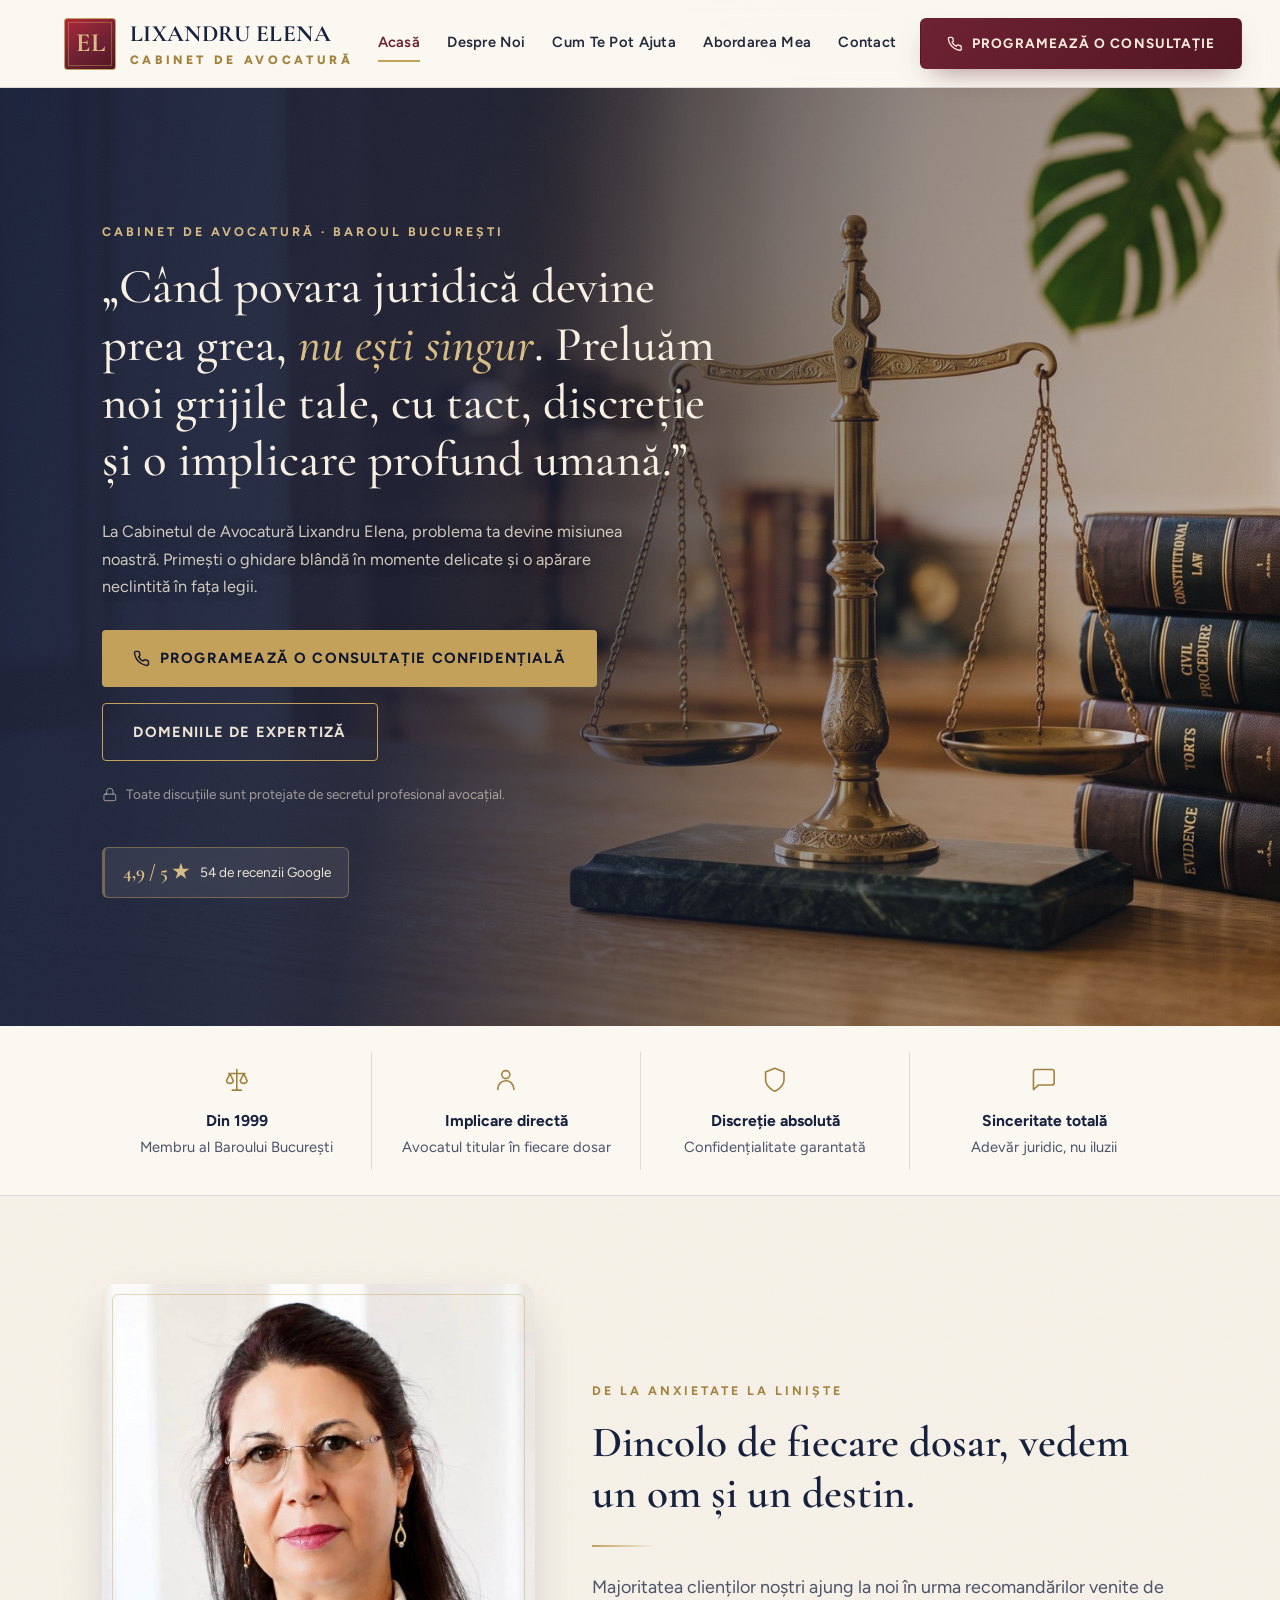
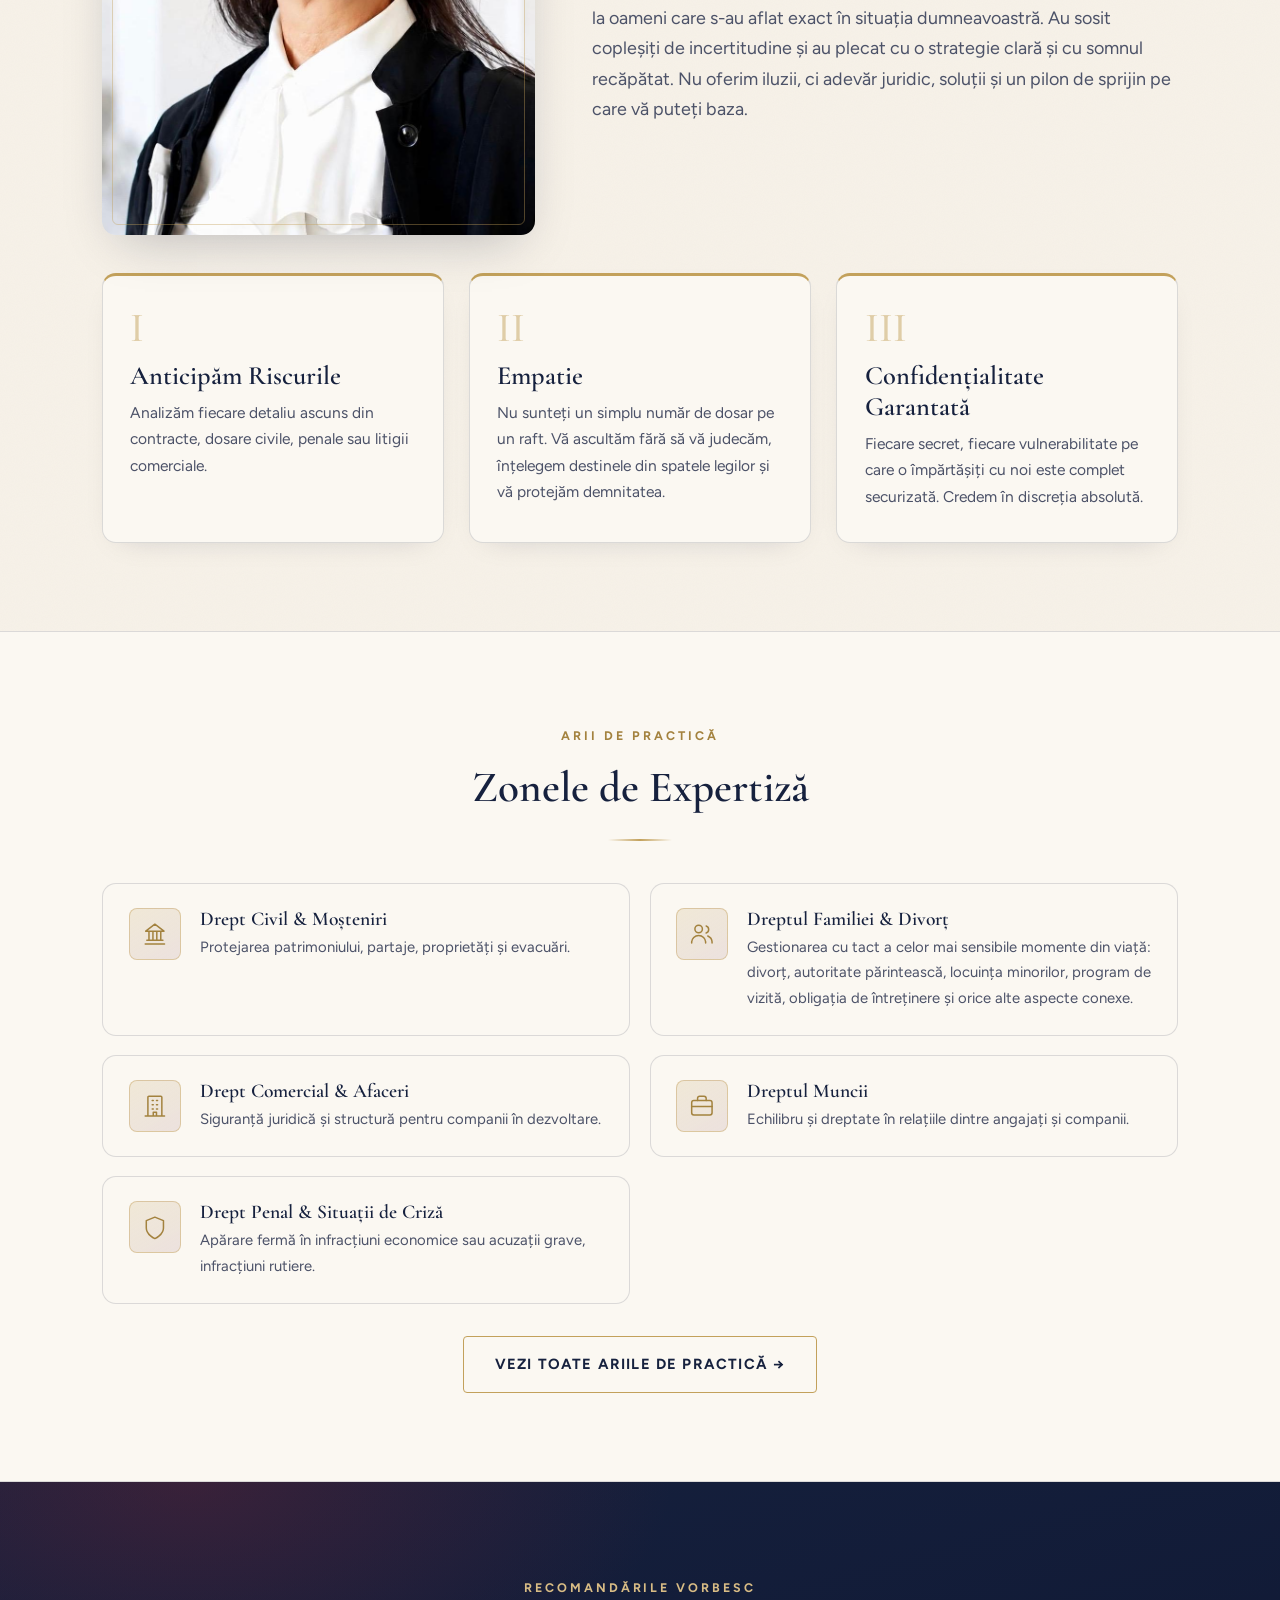
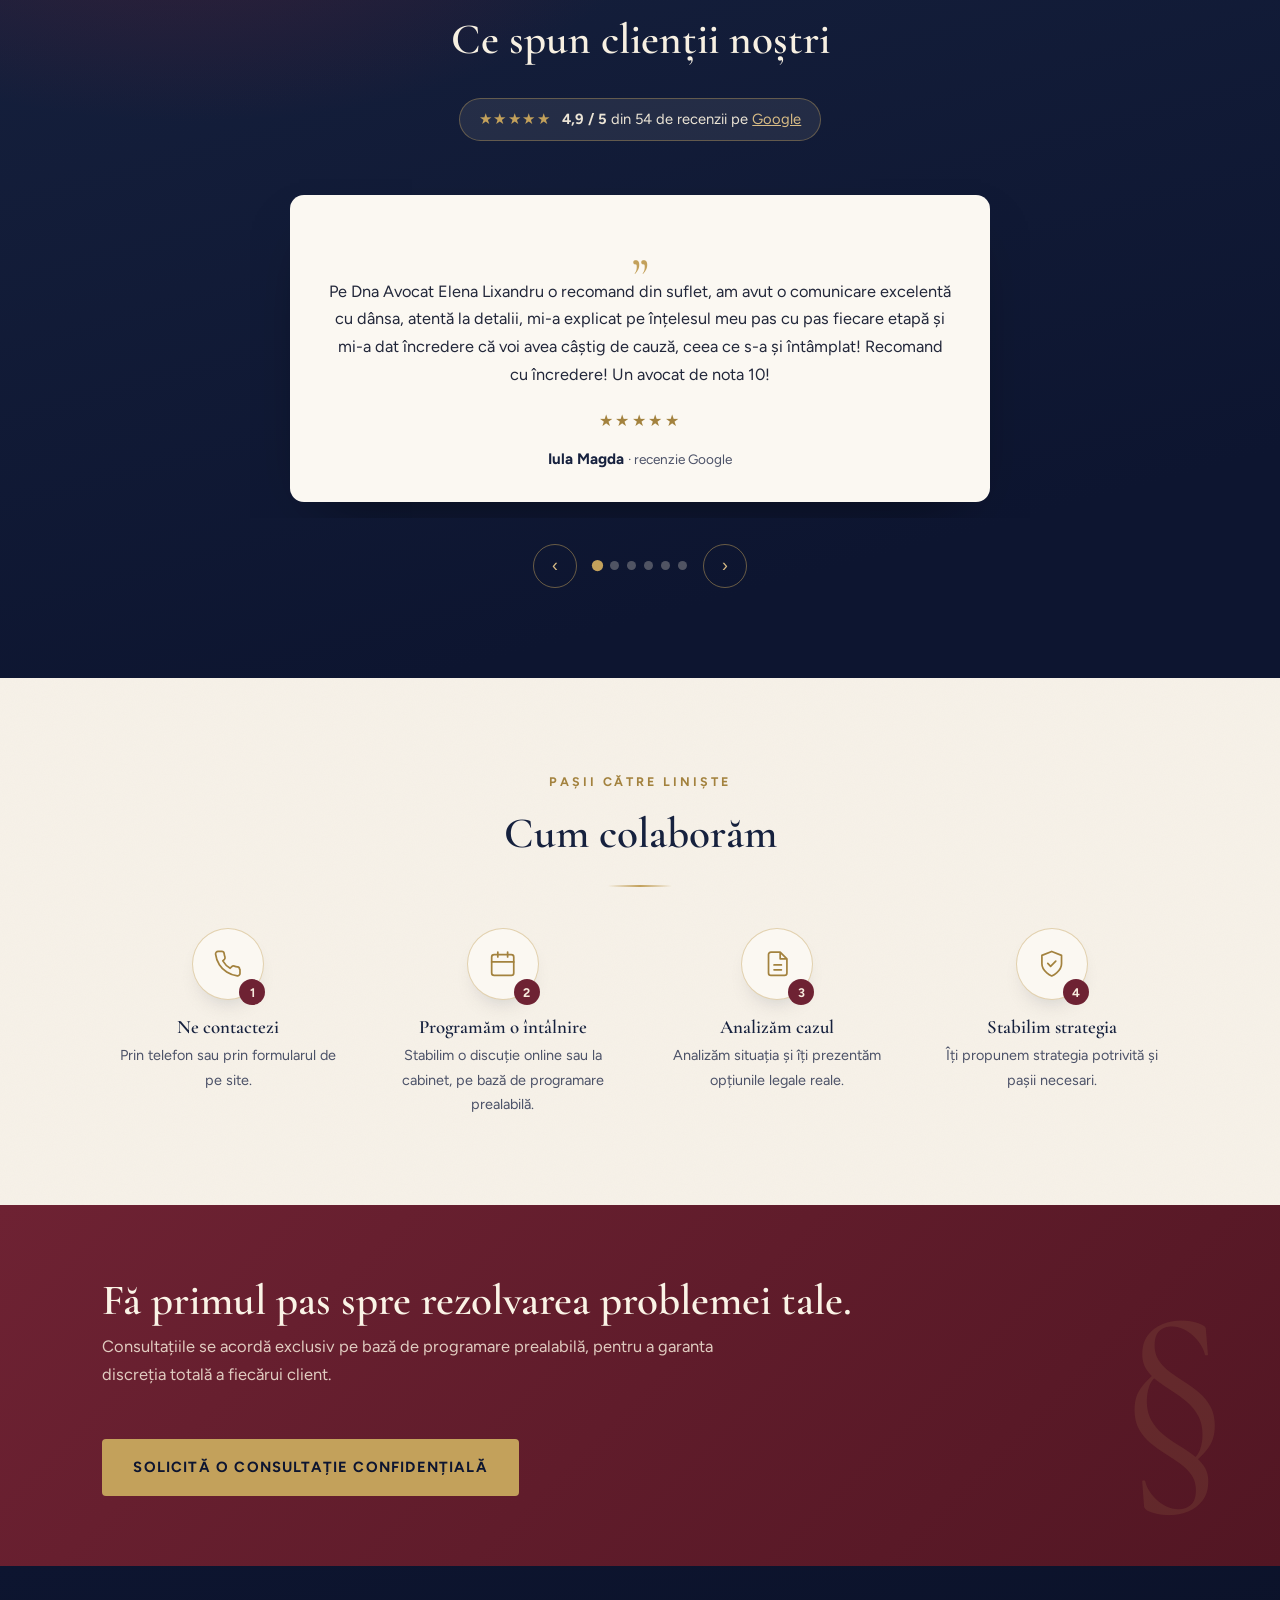
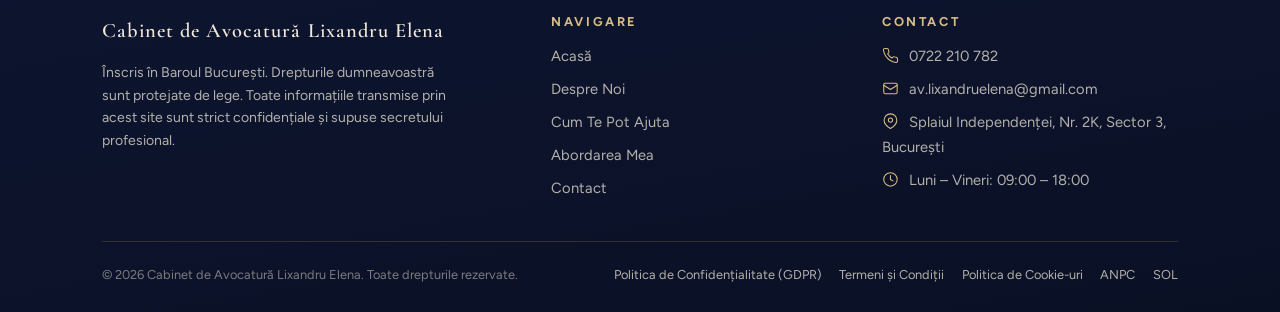
<file: index.html>
<!DOCTYPE html>
<html lang="ro">
<head>
  <meta charset="UTF-8">
  <meta name="viewport" content="width=device-width, initial-scale=1.0">
  <title>Cabinet de Avocatură Lixandru Elena — Avocat București, Baroul București</title>
  <meta name="description" content="Cabinet de Avocatură Lixandru Elena — avocat înscris în Baroul București din 1999. Drept civil, dreptul familiei, drept comercial, dreptul muncii și drept penal. Consultații confidențiale în București.">
  <link rel="icon" type="image/svg+xml" href="img/favicon.svg">
  <link rel="preconnect" href="https://fonts.googleapis.com">
  <link rel="preconnect" href="https://fonts.gstatic.com" crossorigin>
  <link href="https://fonts.googleapis.com/css2?family=Cormorant+Garamond:ital,wght@0,400;0,500;0,600;1,400;1,500&family=Figtree:wght@400;600;700&display=swap" rel="stylesheet">
  <link rel="stylesheet" href="css/style.css">
</head>
<body>

<header class="site-header">
  <div class="header-inner">
    <a class="brand" href="index.html" aria-label="Cabinet de Avocatură Lixandru Elena — Acasă">
      <span class="brand-monogram">EL</span>
      <span class="brand-text">
        <span class="brand-name">Lixandru Elena</span><br>
        <span class="brand-sub">Cabinet de Avocatură</span>
      </span>
    </a>
    <nav class="main-nav" aria-label="Navigare principală">
      <a href="index.html" class="active">Acasă</a>
      <a href="despre.html">Despre Noi</a>
      <a href="servicii.html">Cum Te Pot Ajuta</a>
      <a href="abordare.html">Abordarea Mea</a>
      <a href="contact.html">Contact</a>
    </nav>
    <a class="btn btn-primary header-cta" href="contact.html"><svg class="icon" viewBox="0 0 24 24" aria-hidden="true"><path d="M22 16.9v3a2 2 0 0 1-2.2 2 19.8 19.8 0 0 1-8.6-3.1 19.5 19.5 0 0 1-6-6A19.8 19.8 0 0 1 2.1 4.2 2 2 0 0 1 4.1 2h3a2 2 0 0 1 2 1.7c.1.9.3 1.8.6 2.6a2 2 0 0 1-.4 2.1L8 9.7a16 16 0 0 0 6 6l1.3-1.3a2 2 0 0 1 2.1-.4c.8.3 1.7.5 2.6.6a2 2 0 0 1 1.7 2z"/></svg> Programează o Consultație</a>
    <button class="nav-toggle" aria-label="Deschide meniul" aria-expanded="false">
      <span></span><span></span><span></span>
    </button>
  </div>
</header>

<main>

  <!-- HERO -->
  <section class="hero">
    <div class="wrap hero-grid">
      <div class="hero-copy">
        <span class="eyebrow">Cabinet de Avocatură · Baroul București</span>
        <h1>„Când povara juridică devine prea grea, <em>nu ești singur</em>. Preluăm noi grijile tale, cu tact, discreție și o implicare profund umană.”</h1>
        <p class="hero-sub">La Cabinetul de Avocatură Lixandru Elena, problema ta devine misiunea noastră. Primești o ghidare blândă în momente delicate și o apărare neclintită în fața legii.</p>
        <div class="hero-actions">
          <a class="btn btn-light" href="contact.html"><svg class="icon" viewBox="0 0 24 24" aria-hidden="true"><path d="M22 16.9v3a2 2 0 0 1-2.2 2 19.8 19.8 0 0 1-8.6-3.1 19.5 19.5 0 0 1-6-6A19.8 19.8 0 0 1 2.1 4.2 2 2 0 0 1 4.1 2h3a2 2 0 0 1 2 1.7c.1.9.3 1.8.6 2.6a2 2 0 0 1-.4 2.1L8 9.7a16 16 0 0 0 6 6l1.3-1.3a2 2 0 0 1 2.1-.4c.8.3 1.7.5 2.6.6a2 2 0 0 1 1.7 2z"/></svg> Programează o Consultație Confidențială</a>
          <a class="btn btn-outline" href="servicii.html">Domeniile de expertiză</a>
        </div>
        <p class="hero-note"><svg class="icon" viewBox="0 0 24 24" aria-hidden="true"><rect x="3" y="11" width="18" height="10" rx="2"/><path d="M7 11V7a5 5 0 0 1 10 0v4"/></svg> Toate discuțiile sunt protejate de secretul profesional avocațial.</p>
        <div class="hero-badge">
          <strong>4,9 / 5 ★</strong>
          54 de recenzii Google
        </div>
      </div>
    </div>
  </section>

  <!-- TRUST STRIP -->
  <section class="trust-strip" aria-label="Repere de încredere">
    <div class="wrap trust-grid">
      <div class="trust-item"><span class="t-icon"><svg class="icon" viewBox="0 0 24 24" aria-hidden="true"><path d="M12 3v18M8 21h8M5 6.5h14M6 6.5l-3 6.5a3.2 3.2 0 0 0 6 0zM18 6.5l-3 6.5a3.2 3.2 0 0 0 6 0z"/></svg></span><strong>Din 1999</strong>Membru al Baroului București</div>
      <div class="trust-item"><span class="t-icon"><svg class="icon" viewBox="0 0 24 24" aria-hidden="true"><circle cx="12" cy="7.5" r="3.5"/><path d="M5 20.5v-.7a7 7 0 0 1 14 0v.7"/></svg></span><strong>Implicare directă</strong>Avocatul titular în fiecare dosar</div>
      <div class="trust-item"><span class="t-icon"><svg class="icon" viewBox="0 0 24 24" aria-hidden="true"><path d="M12 22s8-3.6 8-10V5.2L12 2 4 5.2V12c0 6.4 8 10 8 10z"/></svg></span><strong>Discreție absolută</strong>Confidențialitate garantată</div>
      <div class="trust-item"><span class="t-icon"><svg class="icon" viewBox="0 0 24 24" aria-hidden="true"><path d="M21 14.5a2 2 0 0 1-2 2H7.5L3 20.5V5a2 2 0 0 1 2-2h14a2 2 0 0 1 2 2z"/></svg></span><strong>Sinceritate totală</strong>Adevăr juridic, nu iluzii</div>
    </div>
  </section>

  <!-- TRANSITION: De la Anxietate la Liniște -->
  <section class="section">
    <div class="wrap">
      <div class="transition-grid">
        <figure class="transition-figure reveal">
          <img src="img/elena-lixandru-headshot.jpg" alt="Elena Lixandru — Cabinet de Avocatură" width="913" height="1161">
        </figure>
        <div class="section-head reveal">
          <span class="eyebrow">De la Anxietate la Liniște</span>
          <h2>Dincolo de fiecare dosar, vedem un om și un destin.</h2>
          <hr class="gold-rule">
          <p class="lead">Majoritatea clienților noștri ajung la noi în urma recomandărilor venite de la oameni care s-au aflat exact în situația dumneavoastră. Au sosit copleșiți de incertitudine și au plecat cu o strategie clară și cu somnul recăpătat. Nu oferim iluzii, ci adevăr juridic, soluții și un pilon de sprijin pe care vă puteți baza.</p>
        </div>
      </div>

      <!-- PILONII -->
      <div class="pillars">
        <article class="pillar reveal">
          <div class="pillar-num">I</div>
          <h3>Anticipăm Riscurile</h3>
          <p>Analizăm fiecare detaliu ascuns din contracte, dosare civile, penale sau litigii comerciale.</p>
        </article>
        <article class="pillar reveal reveal-d1">
          <div class="pillar-num">II</div>
          <h3>Empatie</h3>
          <p>Nu sunteți un simplu număr de dosar pe un raft. Vă ascultăm fără să vă judecăm, înțelegem destinele din spatele legilor și vă protejăm demnitatea.</p>
        </article>
        <article class="pillar reveal reveal-d2">
          <div class="pillar-num">III</div>
          <h3>Confidențialitate Garantată</h3>
          <p>Fiecare secret, fiecare vulnerabilitate pe care o împărtășiți cu noi este complet securizată. Credem în discreția absolută.</p>
        </article>
      </div>
    </div>
  </section>

  <!-- ZONELE DE EXPERTIZĂ -->
  <section class="section section-alt">
    <div class="wrap">
      <div class="section-head centered reveal">
        <span class="eyebrow">Arii de practică</span>
        <h2>Zonele de Expertiză</h2>
        <hr class="gold-rule center">
      </div>
      <div class="expertise-list">
        <a class="expertise-card reveal" href="servicii.html#civil">
          <span class="expertise-icon"><svg class="icon" viewBox="0 0 24 24" aria-hidden="true"><path d="M3 21.5h18M4.5 18h15M6.5 18V9.5M10.2 18V9.5M13.8 18V9.5M17.5 18V9.5M3.5 9.5h17L12 3z"/></svg></span>
          <span>
            <h3>Drept Civil &amp; Moșteniri</h3>
            <p>Protejarea patrimoniului, partaje, proprietăți și evacuări.</p>
          </span>
        </a>
        <a class="expertise-card reveal reveal-d1" href="servicii.html#familie">
          <span class="expertise-icon"><svg class="icon" viewBox="0 0 24 24" aria-hidden="true"><circle cx="9" cy="7.5" r="3.5"/><path d="M2.5 20.5v-.5a6.5 6.5 0 0 1 13 0v.5M16 4.6a3.5 3.5 0 0 1 0 6.6M21.5 20.5v-.5a6.5 6.5 0 0 0-4-6"/></svg></span>
          <span>
            <h3>Dreptul Familiei &amp; Divorț</h3>
            <p>Gestionarea cu tact a celor mai sensibile momente din viață: divorț, autoritate părintească, locuința minorilor, program de vizită, obligația de întreținere și orice alte aspecte conexe.</p>
          </span>
        </a>
        <a class="expertise-card reveal" href="servicii.html#comercial">
          <span class="expertise-icon"><svg class="icon" viewBox="0 0 24 24" aria-hidden="true"><path d="M3 21.5h18M5.5 21.5V4a1 1 0 0 1 1-1h11a1 1 0 0 1 1 1v17.5M9.5 7h1M13.5 7h1M9.5 11h1M13.5 11h1M9.5 15h1M13.5 15h1M10.5 21.5v-3.5h3v3.5"/></svg></span>
          <span>
            <h3>Drept Comercial &amp; Afaceri</h3>
            <p>Siguranță juridică și structură pentru companii în dezvoltare.</p>
          </span>
        </a>
        <a class="expertise-card reveal reveal-d1" href="servicii.html#munca">
          <span class="expertise-icon"><svg class="icon" viewBox="0 0 24 24" aria-hidden="true"><rect x="2.5" y="7" width="19" height="13.5" rx="2"/><path d="M16 7V5a2 2 0 0 0-2-2h-4a2 2 0 0 0-2 2v2M2.5 12.5h19"/></svg></span>
          <span>
            <h3>Dreptul Muncii</h3>
            <p>Echilibru și dreptate în relațiile dintre angajați și companii.</p>
          </span>
        </a>
        <a class="expertise-card reveal" href="servicii.html#penal">
          <span class="expertise-icon"><svg class="icon" viewBox="0 0 24 24" aria-hidden="true"><path d="M12 22s8-3.6 8-10V5.2L12 2 4 5.2V12c0 6.4 8 10 8 10z"/></svg></span>
          <span>
            <h3>Drept Penal &amp; Situații de Criză</h3>
            <p>Apărare fermă în infracțiuni economice sau acuzații grave, infracțiuni rutiere.</p>
          </span>
        </a>
      </div>
      <div class="expertise-more reveal">
        <a class="btn btn-outline" href="servicii.html">Vezi toate ariile de practică →</a>
      </div>
    </div>
  </section>

  <!-- TESTIMONIALE GOOGLE -->
  <section class="band-dark" aria-label="Recenzii de la clienți">
    <div class="wrap text-center">
      <span class="eyebrow" style="color: var(--gold-soft);">Recomandările vorbesc</span>
      <h2>Ce spun clienții noștri</h2>
      <div class="rating-badge">
        <span class="stars">★★★★★</span>
        <span><strong>4,9 / 5</strong> din 54 de recenzii pe
          <a href="https://share.google/p8nGtyXOAJDeO2LrD" target="_blank" rel="noopener">Google</a></span>
      </div>

      <div class="testimonial-viewport">
        <div class="testimonial-track">
          <blockquote class="testimonial active">
            <span class="testimonial-quote-mark">„</span>
            <p>Pe Dna Avocat Elena Lixandru o recomand din suflet, am avut o comunicare excelentă cu dânsa, atentă la detalii, mi-a explicat pe înțelesul meu pas cu pas fiecare etapă și mi-a dat încredere că voi avea câștig de cauză, ceea ce s-a și întâmplat! Recomand cu încredere! Un avocat de nota 10!</p>
            <span class="stars">★★★★★</span>
            <footer>Iula Magda <span>· recenzie Google</span></footer>
          </blockquote>
          <blockquote class="testimonial">
            <span class="testimonial-quote-mark">„</span>
            <p>Am avut de curând nevoie de un avocat, am avut noroc să o întâlnesc pe doamna avocat Lixandru care cu mult profesionalism a explicat pașii care trebuie urmați. În permanență am fost informat de stadiul procesului, iar în final procesul a fost câștigat. Recomand cu căldură pentru cine are nevoie de serviciile unui adevărat profesionist.</p>
            <span class="stars">★★★★★</span>
            <footer>Adrian <span>· recenzie Google</span></footer>
          </blockquote>
          <blockquote class="testimonial">
            <span class="testimonial-quote-mark">„</span>
            <p>Colaborez cu doamna avocat de mulți ani și o recomand cu toată încrederea. Este un profesionist desăvârșit, cu o experiență vastă în numeroase domenii juridice și o abordare atentă a fiecărei spețe.</p>
            <span class="stars">★★★★★</span>
            <footer>Mariana Avram <span>· recenzie Google</span></footer>
          </blockquote>
          <blockquote class="testimonial">
            <span class="testimonial-quote-mark">„</span>
            <p>Vă mulțumesc, doamnei avocat, pentru timpul acordat, răbdare și explicațiile oferite. M-am simțit ascultat și îndrumat cu profesionalism, iar sfaturile primite mi-au fost de mare ajutor pentru cazul meu.</p>
            <span class="stars">★★★★★</span>
            <footer>George Lungu <span>· recenzie Google</span></footer>
          </blockquote>
          <blockquote class="testimonial">
            <span class="testimonial-quote-mark">„</span>
            <p>O recomand cu toată încrederea pe doamna avocat Lixandru, în primul rând pentru profesionalism, cât și pentru empatia ce o caracterizează! Vă mulțumesc pentru dreptatea dovedită!</p>
            <span class="stars">★★★★★</span>
            <footer>Adela Baidan <span>· recenzie Google</span></footer>
          </blockquote>
          <blockquote class="testimonial">
            <span class="testimonial-quote-mark">„</span>
            <p>Un om cu suflet mare, cu o experiență deosebită... am câștigat un proces greu cu un spital. Am recomandat-o din tot sufletul altor persoane care la rândul lor au câștigat. Mulțumim din tot sufletul pentru tot ceea ce a făcut pentru noi.</p>
            <span class="stars">★★★★★</span>
            <footer>Matei Slăniceanu <span>· recenzie Google</span></footer>
          </blockquote>
        </div>
        <div class="testimonial-nav">
          <button class="testimonial-prev" type="button" aria-label="Recenzia anterioară">‹</button>
          <div class="testimonial-dots" role="tablist" aria-label="Selectează recenzia"></div>
          <button class="testimonial-next" type="button" aria-label="Recenzia următoare">›</button>
        </div>
      </div>
    </div>
  </section>

  <!-- CUM COLABORĂM -->
  <section class="section">
    <div class="wrap">
      <div class="section-head centered reveal">
        <span class="eyebrow">Pașii către liniște</span>
        <h2>Cum colaborăm</h2>
        <hr class="gold-rule center">
      </div>
      <div class="steps">
        <div class="step reveal">
          <div class="step-icon"><svg class="icon" viewBox="0 0 24 24" aria-hidden="true"><path d="M22 16.9v3a2 2 0 0 1-2.2 2 19.8 19.8 0 0 1-8.6-3.1 19.5 19.5 0 0 1-6-6A19.8 19.8 0 0 1 2.1 4.2 2 2 0 0 1 4.1 2h3a2 2 0 0 1 2 1.7c.1.9.3 1.8.6 2.6a2 2 0 0 1-.4 2.1L8 9.7a16 16 0 0 0 6 6l1.3-1.3a2 2 0 0 1 2.1-.4c.8.3 1.7.5 2.6.6a2 2 0 0 1 1.7 2z"/></svg></div>
          <h3>Ne contactezi</h3>
          <p>Prin telefon sau prin formularul de pe site.</p>
        </div>
        <div class="step reveal reveal-d1">
          <div class="step-icon"><svg class="icon" viewBox="0 0 24 24" aria-hidden="true"><rect x="3" y="4.5" width="18" height="17" rx="2"/><path d="M16 2.5v4M8 2.5v4M3 10.5h18"/></svg></div>
          <h3>Programăm o întâlnire</h3>
          <p>Stabilim o discuție online sau la cabinet, pe bază de programare prealabilă.</p>
        </div>
        <div class="step reveal reveal-d2">
          <div class="step-icon"><svg class="icon" viewBox="0 0 24 24" aria-hidden="true"><path d="M14 2.5H6.5a2 2 0 0 0-2 2v15a2 2 0 0 0 2 2h11a2 2 0 0 0 2-2V8zM14 2.5V8h5.5M9 13h6M9 17h6"/></svg></div>
          <h3>Analizăm cazul</h3>
          <p>Analizăm situația și îți prezentăm opțiunile legale reale.</p>
        </div>
        <div class="step reveal reveal-d3">
          <div class="step-icon"><svg class="icon" viewBox="0 0 24 24" aria-hidden="true"><path d="M12 22s8-3.6 8-10V5.2L12 2 4 5.2V12c0 6.4 8 10 8 10z"/><path d="M8.8 11.8l2.3 2.3 4.2-4.2"/></svg></div>
          <h3>Stabilim strategia</h3>
          <p>Îți propunem strategia potrivită și pașii necesari.</p>
        </div>
      </div>
    </div>
  </section>

  <!-- CTA -->
  <section class="cta-band">
    <div class="wrap cta-inner">
      <div>
        <h2>Fă primul pas spre rezolvarea problemei tale.</h2>
        <p>Consultațiile se acordă exclusiv pe bază de programare prealabilă, pentru a garanta discreția totală a fiecărui client.</p>
      </div>
      <a class="btn btn-light" href="contact.html">Solicită o Consultație Confidențială</a>
    </div>
  </section>

</main>

<footer class="site-footer">
  <div class="wrap">
    <div class="footer-grid">
      <div class="footer-brand">
        <span class="brand-name">Cabinet de Avocatură Lixandru Elena</span>
        <p>Înscris în Baroul București. Drepturile dumneavoastră sunt protejate de lege. Toate informațiile transmise prin acest site sunt strict confidențiale și supuse secretului profesional.</p>
      </div>
      <div>
        <h4>Navigare</h4>
        <ul class="footer-list">
          <li><a href="index.html">Acasă</a></li>
          <li><a href="despre.html">Despre Noi</a></li>
          <li><a href="servicii.html">Cum Te Pot Ajuta</a></li>
          <li><a href="abordare.html">Abordarea Mea</a></li>
          <li><a href="contact.html">Contact</a></li>
        </ul>
      </div>
      <div>
        <h4>Contact</h4>
        <ul class="footer-list">
          <li><svg class="icon" viewBox="0 0 24 24" aria-hidden="true"><path d="M22 16.9v3a2 2 0 0 1-2.2 2 19.8 19.8 0 0 1-8.6-3.1 19.5 19.5 0 0 1-6-6A19.8 19.8 0 0 1 2.1 4.2 2 2 0 0 1 4.1 2h3a2 2 0 0 1 2 1.7c.1.9.3 1.8.6 2.6a2 2 0 0 1-.4 2.1L8 9.7a16 16 0 0 0 6 6l1.3-1.3a2 2 0 0 1 2.1-.4c.8.3 1.7.5 2.6.6a2 2 0 0 1 1.7 2z"/></svg> <a href="tel:+40722210782">0722 210 782</a></li>
          <li><svg class="icon" viewBox="0 0 24 24" aria-hidden="true"><rect x="2.5" y="4.5" width="19" height="15" rx="2"/><path d="M2.5 7.5 12 13.5l9.5-6"/></svg> <a href="mailto:av.lixandruelena@gmail.com">av.lixandruelena@gmail.com</a></li>
          <li><svg class="icon" viewBox="0 0 24 24" aria-hidden="true"><path d="M21 10.2c0 6.8-9 11.8-9 11.8s-9-5-9-11.8a9 9 0 0 1 18 0z"/><circle cx="12" cy="10" r="3"/></svg> Splaiul Independenței, Nr. 2K, Sector 3, București</li>
          <li><svg class="icon" viewBox="0 0 24 24" aria-hidden="true"><circle cx="12" cy="12" r="9.5"/><path d="M12 6.5V12l3.5 2"/></svg> Luni – Vineri: 09:00 – 18:00</li>
        </ul>
      </div>
    </div>
    <div class="footer-legal">
      <span>© <span id="year">2026</span> Cabinet de Avocatură Lixandru Elena. Toate drepturile rezervate.</span>
      <div class="footer-legal-links">
        <a href="legal/politica-de-confidentialitate.html">Politica de Confidențialitate (GDPR)</a>
        <a href="legal/termeni-si-conditii.html">Termeni și Condiții</a>
        <a href="legal/politica-de-cookie-uri.html">Politica de Cookie-uri</a>
        <a href="https://anpc.ro" target="_blank" rel="noopener">ANPC</a>
        <a href="https://ec.europa.eu/consumers/odr" target="_blank" rel="noopener">SOL</a>
      </div>
    </div>
  </div>
</footer>

<script src="js/main.js"></script>
<script>document.getElementById("year").textContent = new Date().getFullYear();</script>
</body>
</html>
</file>
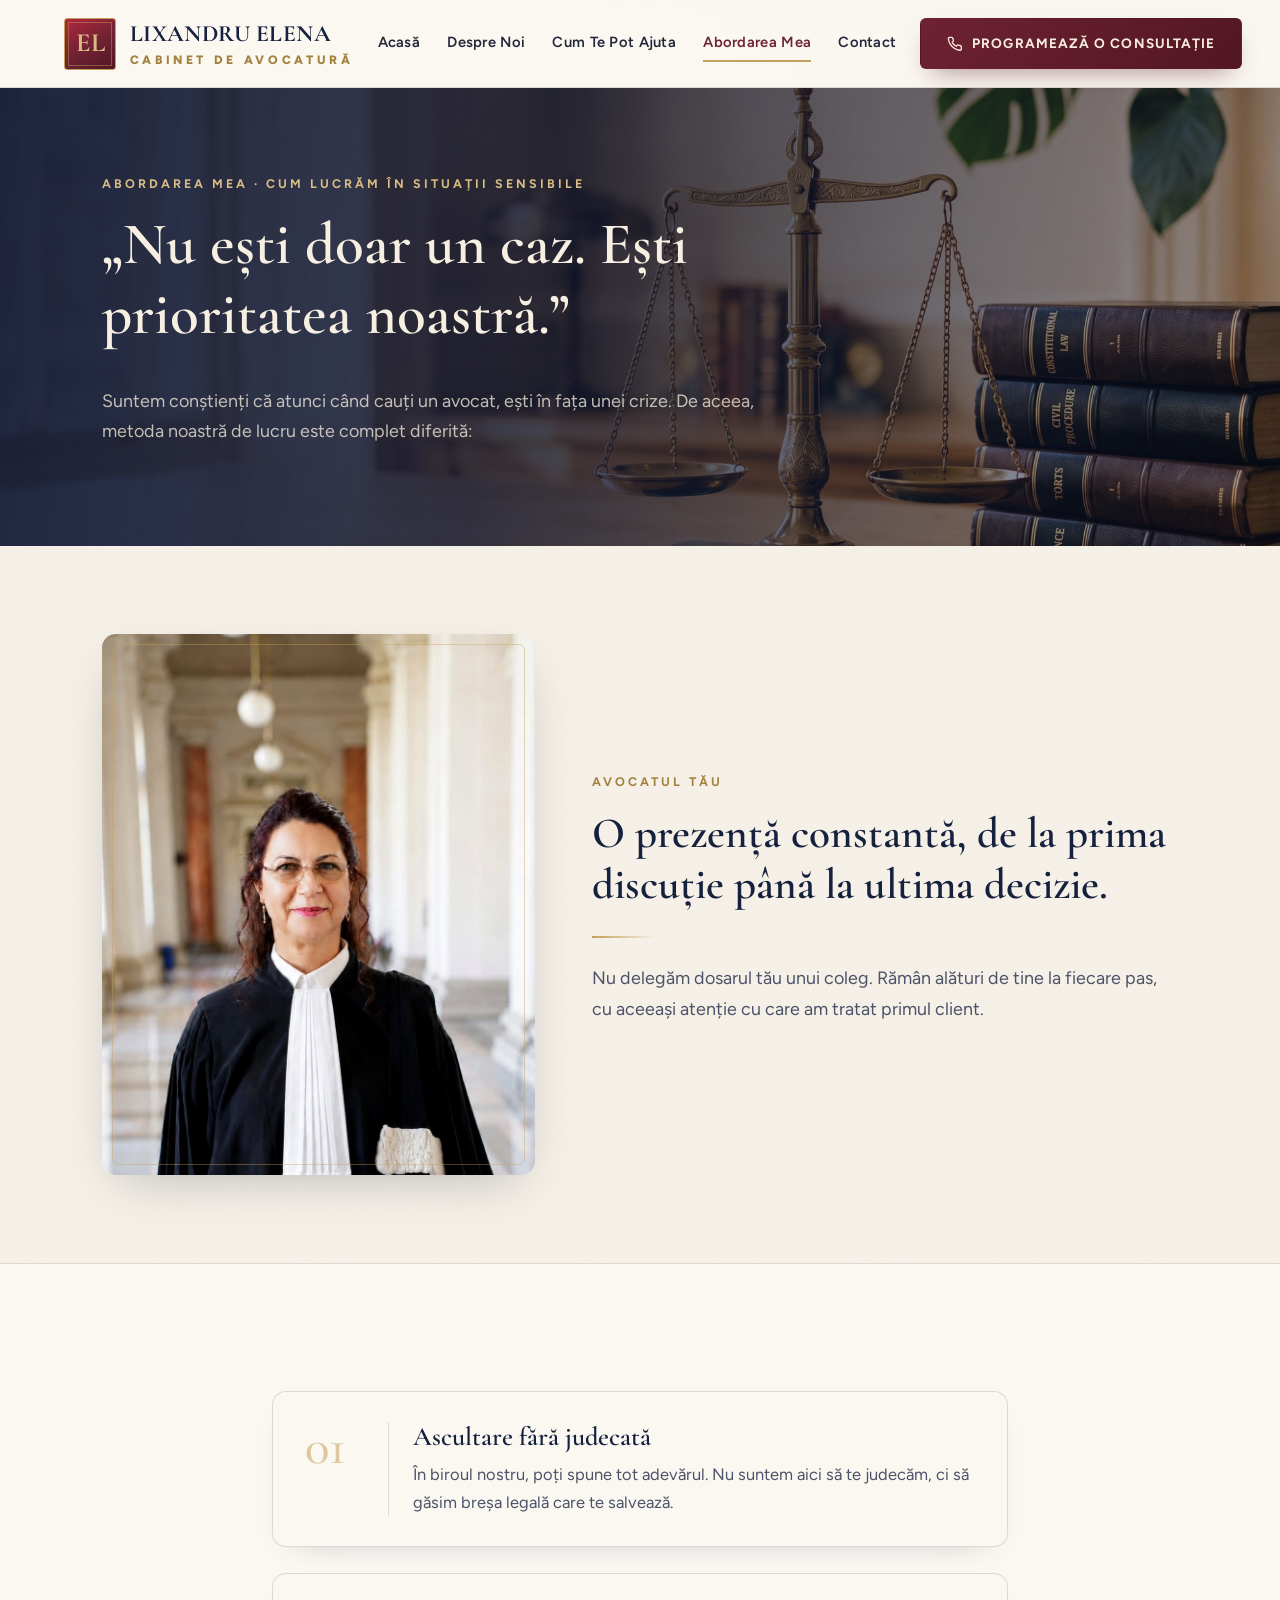
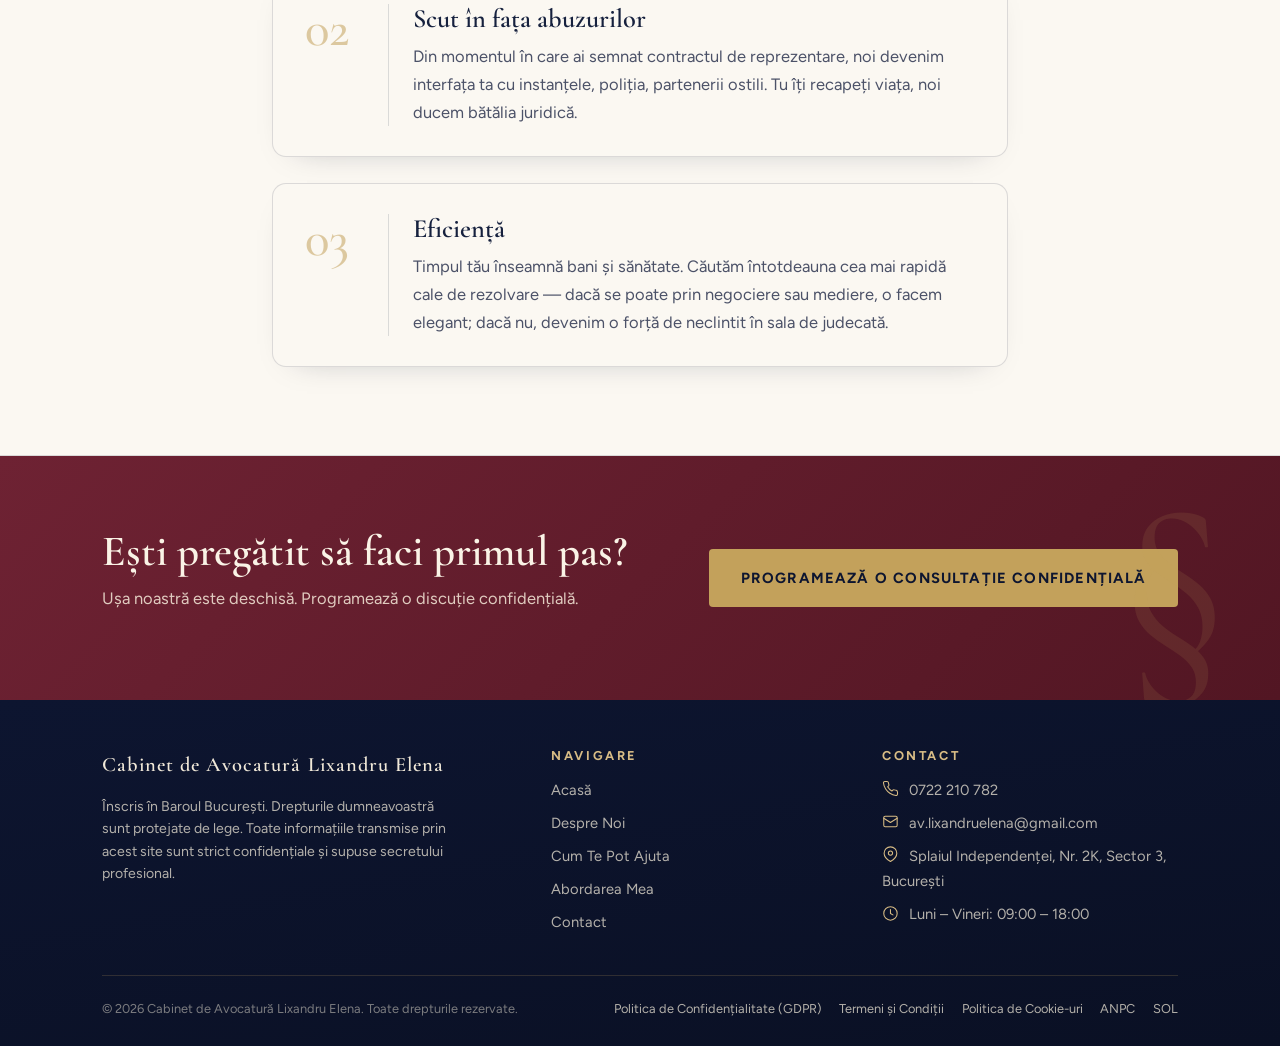
<file: abordare.html>
<!DOCTYPE html>
<html lang="ro">
<head>
  <meta charset="UTF-8">
  <meta name="viewport" content="width=device-width, initial-scale=1.0">
  <title>Abordarea Mea — Cum lucrăm în situații sensibile | Cabinet de Avocatură Lixandru Elena</title>
  <meta name="description" content="Nu ești doar un caz. Ești prioritatea noastră. Ascultare fără judecată, scut în fața abuzurilor și eficiență — metoda de lucru a Cabinetului de Avocatură Lixandru Elena.">
  <link rel="icon" type="image/svg+xml" href="img/favicon.svg">
  <link rel="preconnect" href="https://fonts.googleapis.com">
  <link rel="preconnect" href="https://fonts.gstatic.com" crossorigin>
  <link href="https://fonts.googleapis.com/css2?family=Cormorant+Garamond:ital,wght@0,400;0,500;0,600;1,400;1,500&family=Figtree:wght@400;600;700&display=swap" rel="stylesheet">
  <link rel="stylesheet" href="css/style.css">
</head>
<body>

<header class="site-header">
  <div class="header-inner">
    <a class="brand" href="index.html" aria-label="Cabinet de Avocatură Lixandru Elena — Acasă">
      <span class="brand-monogram">EL</span>
      <span class="brand-text">
        <span class="brand-name">Lixandru Elena</span><br>
        <span class="brand-sub">Cabinet de Avocatură</span>
      </span>
    </a>
    <nav class="main-nav" aria-label="Navigare principală">
      <a href="index.html">Acasă</a>
      <a href="despre.html">Despre Noi</a>
      <a href="servicii.html">Cum Te Pot Ajuta</a>
      <a href="abordare.html" class="active">Abordarea Mea</a>
      <a href="contact.html">Contact</a>
    </nav>
    <a class="btn btn-primary header-cta" href="contact.html"><svg class="icon" viewBox="0 0 24 24" aria-hidden="true"><path d="M22 16.9v3a2 2 0 0 1-2.2 2 19.8 19.8 0 0 1-8.6-3.1 19.5 19.5 0 0 1-6-6A19.8 19.8 0 0 1 2.1 4.2 2 2 0 0 1 4.1 2h3a2 2 0 0 1 2 1.7c.1.9.3 1.8.6 2.6a2 2 0 0 1-.4 2.1L8 9.7a16 16 0 0 0 6 6l1.3-1.3a2 2 0 0 1 2.1-.4c.8.3 1.7.5 2.6.6a2 2 0 0 1 1.7 2z"/></svg> Programează o Consultație</a>
    <button class="nav-toggle" aria-label="Deschide meniul" aria-expanded="false">
      <span></span><span></span><span></span>
    </button>
  </div>
</header>

<main>

  <section class="page-hero page-hero-photo">
    <div class="wrap">
      <span class="eyebrow">Abordarea Mea · Cum lucrăm în situații sensibile</span>
      <h1>„Nu ești doar un caz. Ești prioritatea noastră.”</h1>
      <p class="lead">Suntem conștienți că atunci când cauți un avocat, ești în fața unei crize. De aceea, metoda noastră de lucru este complet diferită:</p>
    </div>
  </section>

  <section class="section">
    <div class="wrap">
      <div class="transition-grid">
        <figure class="transition-figure reveal">
          <img src="img/elena-lixandru-hol.jpg" alt="Elena Lixandru — Cabinet de Avocatură" width="900" height="1125">
        </figure>
        <div class="section-head reveal">
          <span class="eyebrow">Avocatul Tău</span>
          <h2>O prezență constantă, de la prima discuție până la ultima decizie.</h2>
          <hr class="gold-rule">
          <p class="lead">Nu delegăm dosarul tău unui coleg. Rămân alături de tine la fiecare pas, cu aceeași atenție cu care am tratat primul client.</p>
        </div>
      </div>
    </div>
  </section>

  <section class="section section-alt">
    <div class="wrap prose">
      <div class="method-list">
        <article class="method reveal">
          <div>
            <h3>Ascultare fără judecată</h3>
            <p>În biroul nostru, poți spune tot adevărul. Nu suntem aici să te judecăm, ci să găsim breșa legală care te salvează.</p>
          </div>
        </article>
        <article class="method reveal reveal-d1">
          <div>
            <h3>Scut în fața abuzurilor</h3>
            <p>Din momentul în care ai semnat contractul de reprezentare, noi devenim interfața ta cu instanțele, poliția, partenerii ostili. Tu îți recapeți viața, noi ducem bătălia juridică.</p>
          </div>
        </article>
        <article class="method reveal reveal-d2">
          <div>
            <h3>Eficiență</h3>
            <p>Timpul tău înseamnă bani și sănătate. Căutăm întotdeauna cea mai rapidă cale de rezolvare — dacă se poate prin negociere sau mediere, o facem elegant; dacă nu, devenim o forță de neclintit în sala de judecată.</p>
          </div>
        </article>
      </div>
    </div>
  </section>

  <section class="cta-band">
    <div class="wrap cta-inner">
      <div>
        <h2>Ești pregătit să faci primul pas?</h2>
        <p>Ușa noastră este deschisă. Programează o discuție confidențială.</p>
      </div>
      <a class="btn btn-light" href="contact.html">Programează o Consultație Confidențială</a>
    </div>
  </section>

</main>

<footer class="site-footer">
  <div class="wrap">
    <div class="footer-grid">
      <div class="footer-brand">
        <span class="brand-name">Cabinet de Avocatură Lixandru Elena</span>
        <p>Înscris în Baroul București. Drepturile dumneavoastră sunt protejate de lege. Toate informațiile transmise prin acest site sunt strict confidențiale și supuse secretului profesional.</p>
      </div>
      <div>
        <h4>Navigare</h4>
        <ul class="footer-list">
          <li><a href="index.html">Acasă</a></li>
          <li><a href="despre.html">Despre Noi</a></li>
          <li><a href="servicii.html">Cum Te Pot Ajuta</a></li>
          <li><a href="abordare.html">Abordarea Mea</a></li>
          <li><a href="contact.html">Contact</a></li>
        </ul>
      </div>
      <div>
        <h4>Contact</h4>
        <ul class="footer-list">
          <li><svg class="icon" viewBox="0 0 24 24" aria-hidden="true"><path d="M22 16.9v3a2 2 0 0 1-2.2 2 19.8 19.8 0 0 1-8.6-3.1 19.5 19.5 0 0 1-6-6A19.8 19.8 0 0 1 2.1 4.2 2 2 0 0 1 4.1 2h3a2 2 0 0 1 2 1.7c.1.9.3 1.8.6 2.6a2 2 0 0 1-.4 2.1L8 9.7a16 16 0 0 0 6 6l1.3-1.3a2 2 0 0 1 2.1-.4c.8.3 1.7.5 2.6.6a2 2 0 0 1 1.7 2z"/></svg> <a href="tel:+40722210782">0722 210 782</a></li>
          <li><svg class="icon" viewBox="0 0 24 24" aria-hidden="true"><rect x="2.5" y="4.5" width="19" height="15" rx="2"/><path d="M2.5 7.5 12 13.5l9.5-6"/></svg> <a href="mailto:av.lixandruelena@gmail.com">av.lixandruelena@gmail.com</a></li>
          <li><svg class="icon" viewBox="0 0 24 24" aria-hidden="true"><path d="M21 10.2c0 6.8-9 11.8-9 11.8s-9-5-9-11.8a9 9 0 0 1 18 0z"/><circle cx="12" cy="10" r="3"/></svg> Splaiul Independenței, Nr. 2K, Sector 3, București</li>
          <li><svg class="icon" viewBox="0 0 24 24" aria-hidden="true"><circle cx="12" cy="12" r="9.5"/><path d="M12 6.5V12l3.5 2"/></svg> Luni – Vineri: 09:00 – 18:00</li>
        </ul>
      </div>
    </div>
    <div class="footer-legal">
      <span>© <span id="year">2026</span> Cabinet de Avocatură Lixandru Elena. Toate drepturile rezervate.</span>
      <div class="footer-legal-links">
        <a href="legal/politica-de-confidentialitate.html">Politica de Confidențialitate (GDPR)</a>
        <a href="legal/termeni-si-conditii.html">Termeni și Condiții</a>
        <a href="legal/politica-de-cookie-uri.html">Politica de Cookie-uri</a>
        <a href="https://anpc.ro" target="_blank" rel="noopener">ANPC</a>
        <a href="https://ec.europa.eu/consumers/odr" target="_blank" rel="noopener">SOL</a>
      </div>
    </div>
  </div>
</footer>

<script src="js/main.js"></script>
<script>document.getElementById("year").textContent = new Date().getFullYear();</script>
</body>
</html>
</file>
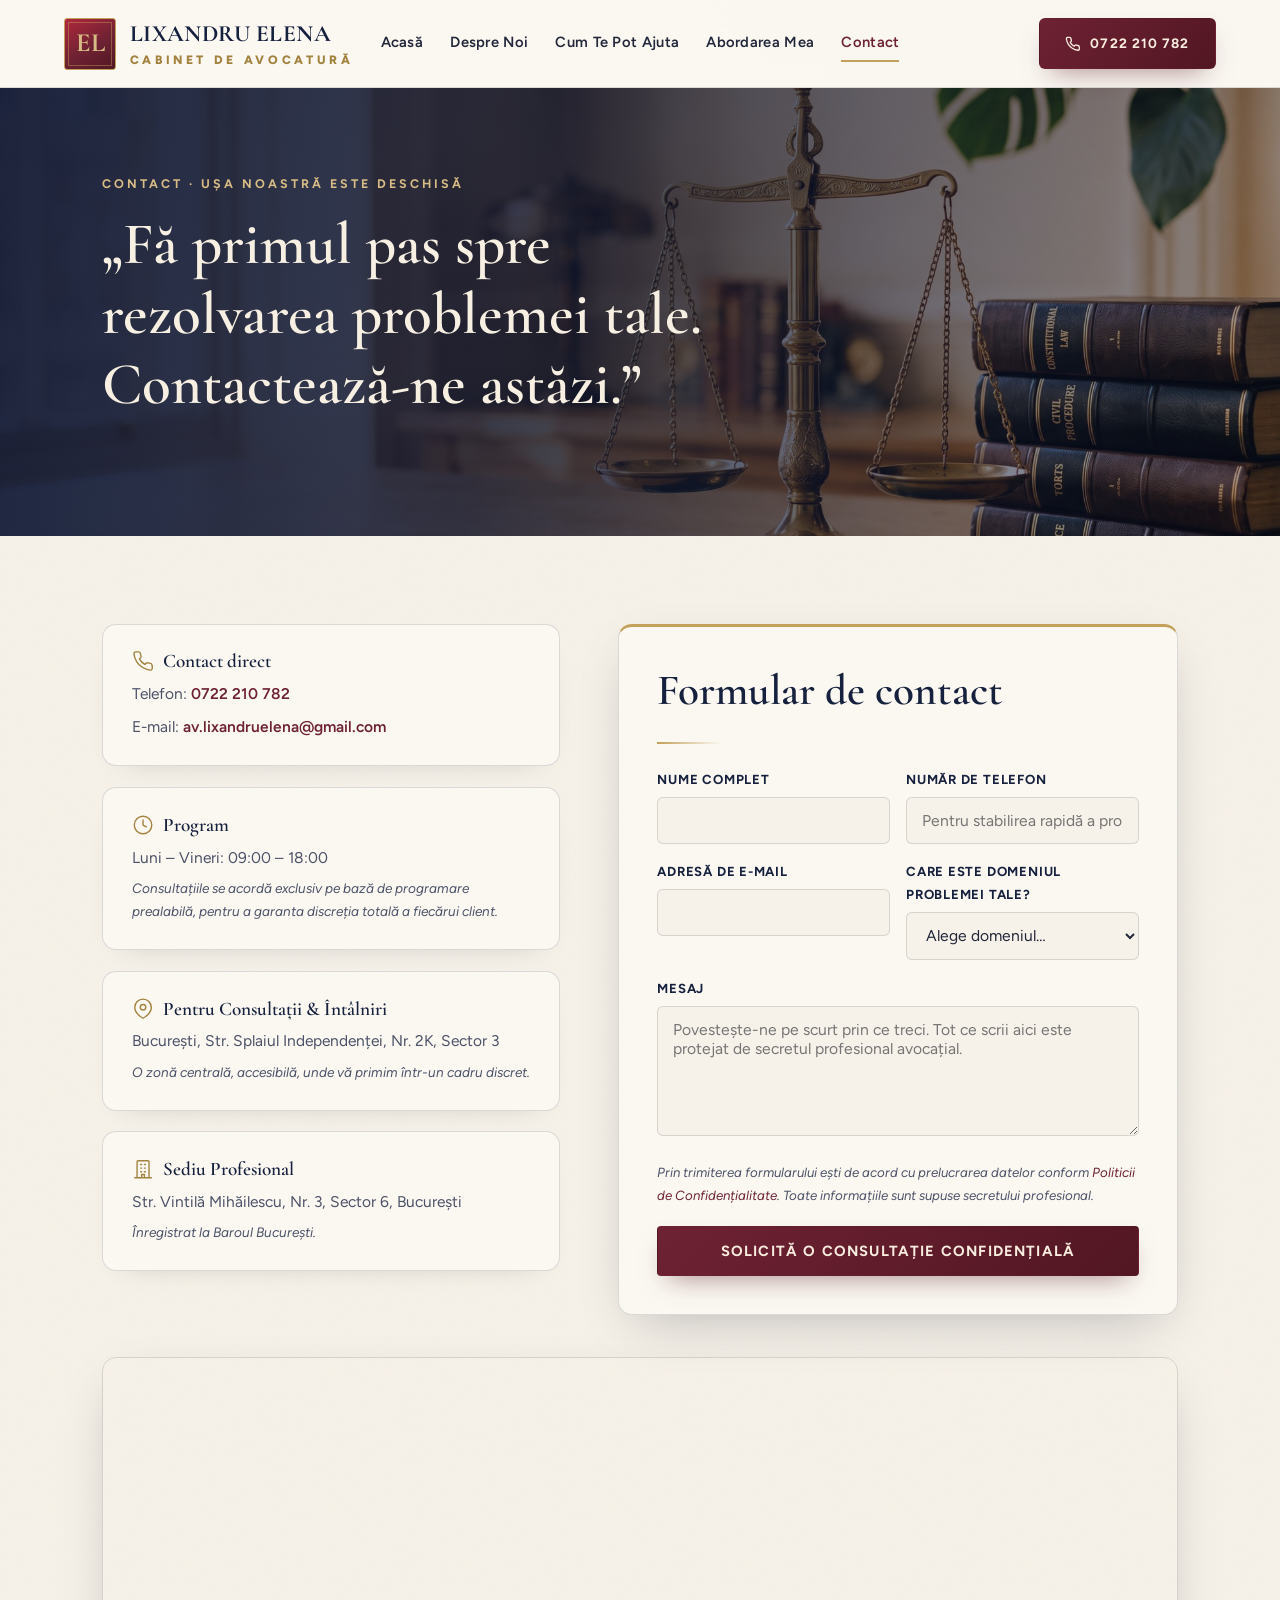
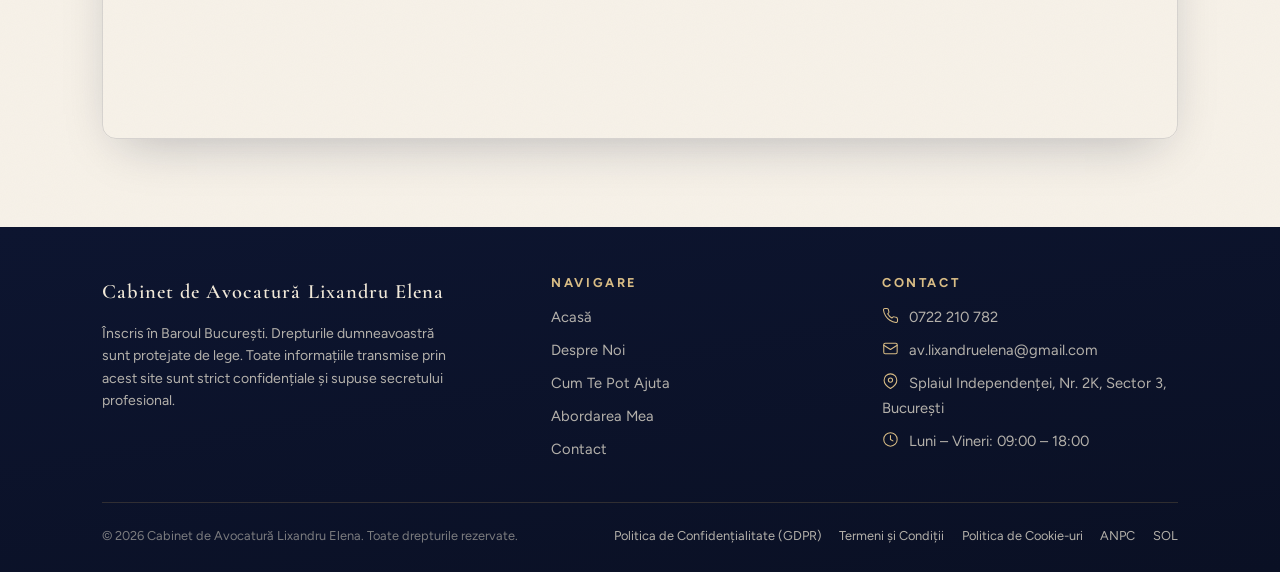
<file: contact.html>
<!DOCTYPE html>
<html lang="ro">
<head>
  <meta charset="UTF-8">
  <meta name="viewport" content="width=device-width, initial-scale=1.0">
  <title>Contact — Cabinet de Avocatură Lixandru Elena | Avocat București</title>
  <meta name="description" content="Contactează Cabinetul de Avocatură Lixandru Elena: 0722 210 782, av.lixandruelena@gmail.com. Consultații în București, Splaiul Independenței 2K, Sector 3, exclusiv pe bază de programare.">
  <link rel="icon" type="image/svg+xml" href="img/favicon.svg">
  <link rel="preconnect" href="https://fonts.googleapis.com">
  <link rel="preconnect" href="https://fonts.gstatic.com" crossorigin>
  <link href="https://fonts.googleapis.com/css2?family=Cormorant+Garamond:ital,wght@0,400;0,500;0,600;1,400;1,500&family=Figtree:wght@400;600;700&display=swap" rel="stylesheet">
  <link rel="stylesheet" href="css/style.css">
</head>
<body>

<header class="site-header">
  <div class="header-inner">
    <a class="brand" href="index.html" aria-label="Cabinet de Avocatură Lixandru Elena — Acasă">
      <span class="brand-monogram">EL</span>
      <span class="brand-text">
        <span class="brand-name">Lixandru Elena</span><br>
        <span class="brand-sub">Cabinet de Avocatură</span>
      </span>
    </a>
    <nav class="main-nav" aria-label="Navigare principală">
      <a href="index.html">Acasă</a>
      <a href="despre.html">Despre Noi</a>
      <a href="servicii.html">Cum Te Pot Ajuta</a>
      <a href="abordare.html">Abordarea Mea</a>
      <a href="contact.html" class="active">Contact</a>
    </nav>
    <a class="btn btn-primary header-cta" href="tel:+40722210782"><svg class="icon" viewBox="0 0 24 24" aria-hidden="true"><path d="M22 16.9v3a2 2 0 0 1-2.2 2 19.8 19.8 0 0 1-8.6-3.1 19.5 19.5 0 0 1-6-6A19.8 19.8 0 0 1 2.1 4.2 2 2 0 0 1 4.1 2h3a2 2 0 0 1 2 1.7c.1.9.3 1.8.6 2.6a2 2 0 0 1-.4 2.1L8 9.7a16 16 0 0 0 6 6l1.3-1.3a2 2 0 0 1 2.1-.4c.8.3 1.7.5 2.6.6a2 2 0 0 1 1.7 2z"/></svg> 0722 210 782</a>
    <button class="nav-toggle" aria-label="Deschide meniul" aria-expanded="false">
      <span></span><span></span><span></span>
    </button>
  </div>
</header>

<main>

  <section class="page-hero page-hero-photo">
    <div class="wrap">
      <span class="eyebrow">Contact · Ușa Noastră este Deschisă</span>
      <h1>„Fă primul pas spre rezolvarea problemei tale. Contactează-ne astăzi.”</h1>
    </div>
  </section>

  <section class="section">
    <div class="wrap contact-grid">

      <div>
        <div class="contact-card reveal">
          <h3><svg class="icon" viewBox="0 0 24 24" aria-hidden="true"><path d="M22 16.9v3a2 2 0 0 1-2.2 2 19.8 19.8 0 0 1-8.6-3.1 19.5 19.5 0 0 1-6-6A19.8 19.8 0 0 1 2.1 4.2 2 2 0 0 1 4.1 2h3a2 2 0 0 1 2 1.7c.1.9.3 1.8.6 2.6a2 2 0 0 1-.4 2.1L8 9.7a16 16 0 0 0 6 6l1.3-1.3a2 2 0 0 1 2.1-.4c.8.3 1.7.5 2.6.6a2 2 0 0 1 1.7 2z"/></svg> Contact direct</h3>
          <p>Telefon: <a href="tel:+40722210782">0722 210 782</a></p>
          <p>E-mail: <a href="mailto:av.lixandruelena@gmail.com">av.lixandruelena@gmail.com</a></p>
        </div>

        <div class="contact-card reveal reveal-d1">
          <h3><svg class="icon" viewBox="0 0 24 24" aria-hidden="true"><circle cx="12" cy="12" r="9.5"/><path d="M12 6.5V12l3.5 2"/></svg> Program</h3>
          <p>Luni – Vineri: 09:00 – 18:00</p>
          <p class="small">Consultațiile se acordă exclusiv pe bază de programare prealabilă, pentru a garanta discreția totală a fiecărui client.</p>
        </div>

        <div class="contact-card reveal reveal-d2">
          <h3><svg class="icon" viewBox="0 0 24 24" aria-hidden="true"><path d="M21 10.2c0 6.8-9 11.8-9 11.8s-9-5-9-11.8a9 9 0 0 1 18 0z"/><circle cx="12" cy="10" r="3"/></svg> Pentru Consultații &amp; Întâlniri</h3>
          <p>București, Str. Splaiul Independenței, Nr. 2K, Sector 3</p>
          <p class="small">O zonă centrală, accesibilă, unde vă primim într-un cadru discret.</p>
        </div>

        <div class="contact-card reveal reveal-d3">
          <h3><svg class="icon" viewBox="0 0 24 24" aria-hidden="true"><path d="M3 21.5h18M5.5 21.5V4a1 1 0 0 1 1-1h11a1 1 0 0 1 1 1v17.5M9.5 7h1M13.5 7h1M9.5 11h1M13.5 11h1M9.5 15h1M13.5 15h1M10.5 21.5v-3.5h3v3.5"/></svg> Sediu Profesional</h3>
          <p>Str. Vintilă Mihăilescu, Nr. 3, Sector 6, București</p>
          <p class="small">Înregistrat la Baroul București.</p>
        </div>
      </div>

      <form class="contact-form reveal" action="https://formsubmit.co/av.lixandruelena@gmail.com" method="POST">
        <h2>Formular de contact</h2>
        <hr class="gold-rule">

        <input type="hidden" name="_subject" value="Solicitare consultație — site avocatlixandruelena.ro">
        <input type="hidden" name="_template" value="table">
        <input type="hidden" name="_captcha" value="false">
        <!-- LA LANSARE: schimbă URL-ul de mai jos în https://avocatlixandruelena.ro/multumim.html -->
        <input type="hidden" name="_next" value="https://lawyer-dusky-ten.vercel.app/multumim.html">
        <input type="text" name="_honey" style="display:none">

        <div class="form-row">
          <div class="field">
            <label for="nume">Nume complet</label>
            <input type="text" id="nume" name="Nume complet" required autocomplete="name">
          </div>
          <div class="field">
            <label for="telefon">Număr de telefon</label>
            <input type="tel" id="telefon" name="Telefon" required autocomplete="tel" placeholder="Pentru stabilirea rapidă a programării">
          </div>
        </div>

        <div class="form-row">
          <div class="field">
            <label for="email">Adresă de e-mail</label>
            <input type="email" id="email" name="E-mail" required autocomplete="email">
          </div>
          <div class="field">
            <label for="domeniu">Care este domeniul problemei tale?</label>
            <select id="domeniu" name="Domeniu" required>
              <option value="" disabled selected>Alege domeniul…</option>
              <option>Familie</option>
              <option>Civil</option>
              <option>Penal</option>
              <option>Muncă</option>
              <option>Comercial</option>
            </select>
          </div>
        </div>

        <div class="field">
          <label for="mesaj">Mesaj</label>
          <textarea id="mesaj" name="Mesaj" required placeholder="Povestește-ne pe scurt prin ce treci. Tot ce scrii aici este protejat de secretul profesional avocațial."></textarea>
        </div>

        <p class="form-privacy">Prin trimiterea formularului ești de acord cu prelucrarea datelor conform <a href="legal/politica-de-confidentialitate.html">Politicii de Confidențialitate</a>. Toate informațiile sunt supuse secretului profesional.</p>

        <button class="btn btn-primary" type="submit">Solicită O Consultație Confidențială</button>
      </form>
    </div>

    <div class="wrap">
      <div class="map-embed reveal">
        <iframe
          title="Hartă — Cabinet de Avocatură Lixandru Elena, Splaiul Independenței 2K, București"
          src="https://www.google.com/maps?q=Splaiul+Independen%C8%9Bei+2K,+Bucure%C8%99ti&output=embed"
          loading="lazy"
          referrerpolicy="no-referrer-when-downgrade"
          allowfullscreen></iframe>
      </div>
    </div>
  </section>

</main>

<footer class="site-footer">
  <div class="wrap">
    <div class="footer-grid">
      <div class="footer-brand">
        <span class="brand-name">Cabinet de Avocatură Lixandru Elena</span>
        <p>Înscris în Baroul București. Drepturile dumneavoastră sunt protejate de lege. Toate informațiile transmise prin acest site sunt strict confidențiale și supuse secretului profesional.</p>
      </div>
      <div>
        <h4>Navigare</h4>
        <ul class="footer-list">
          <li><a href="index.html">Acasă</a></li>
          <li><a href="despre.html">Despre Noi</a></li>
          <li><a href="servicii.html">Cum Te Pot Ajuta</a></li>
          <li><a href="abordare.html">Abordarea Mea</a></li>
          <li><a href="contact.html">Contact</a></li>
        </ul>
      </div>
      <div>
        <h4>Contact</h4>
        <ul class="footer-list">
          <li><svg class="icon" viewBox="0 0 24 24" aria-hidden="true"><path d="M22 16.9v3a2 2 0 0 1-2.2 2 19.8 19.8 0 0 1-8.6-3.1 19.5 19.5 0 0 1-6-6A19.8 19.8 0 0 1 2.1 4.2 2 2 0 0 1 4.1 2h3a2 2 0 0 1 2 1.7c.1.9.3 1.8.6 2.6a2 2 0 0 1-.4 2.1L8 9.7a16 16 0 0 0 6 6l1.3-1.3a2 2 0 0 1 2.1-.4c.8.3 1.7.5 2.6.6a2 2 0 0 1 1.7 2z"/></svg> <a href="tel:+40722210782">0722 210 782</a></li>
          <li><svg class="icon" viewBox="0 0 24 24" aria-hidden="true"><rect x="2.5" y="4.5" width="19" height="15" rx="2"/><path d="M2.5 7.5 12 13.5l9.5-6"/></svg> <a href="mailto:av.lixandruelena@gmail.com">av.lixandruelena@gmail.com</a></li>
          <li><svg class="icon" viewBox="0 0 24 24" aria-hidden="true"><path d="M21 10.2c0 6.8-9 11.8-9 11.8s-9-5-9-11.8a9 9 0 0 1 18 0z"/><circle cx="12" cy="10" r="3"/></svg> Splaiul Independenței, Nr. 2K, Sector 3, București</li>
          <li><svg class="icon" viewBox="0 0 24 24" aria-hidden="true"><circle cx="12" cy="12" r="9.5"/><path d="M12 6.5V12l3.5 2"/></svg> Luni – Vineri: 09:00 – 18:00</li>
        </ul>
      </div>
    </div>
    <div class="footer-legal">
      <span>© <span id="year">2026</span> Cabinet de Avocatură Lixandru Elena. Toate drepturile rezervate.</span>
      <div class="footer-legal-links">
        <a href="legal/politica-de-confidentialitate.html">Politica de Confidențialitate (GDPR)</a>
        <a href="legal/termeni-si-conditii.html">Termeni și Condiții</a>
        <a href="legal/politica-de-cookie-uri.html">Politica de Cookie-uri</a>
        <a href="https://anpc.ro" target="_blank" rel="noopener">ANPC</a>
        <a href="https://ec.europa.eu/consumers/odr" target="_blank" rel="noopener">SOL</a>
      </div>
    </div>
  </div>
</footer>

<script src="js/main.js"></script>
<script>document.getElementById("year").textContent = new Date().getFullYear();</script>
</body>
</html>
</file>
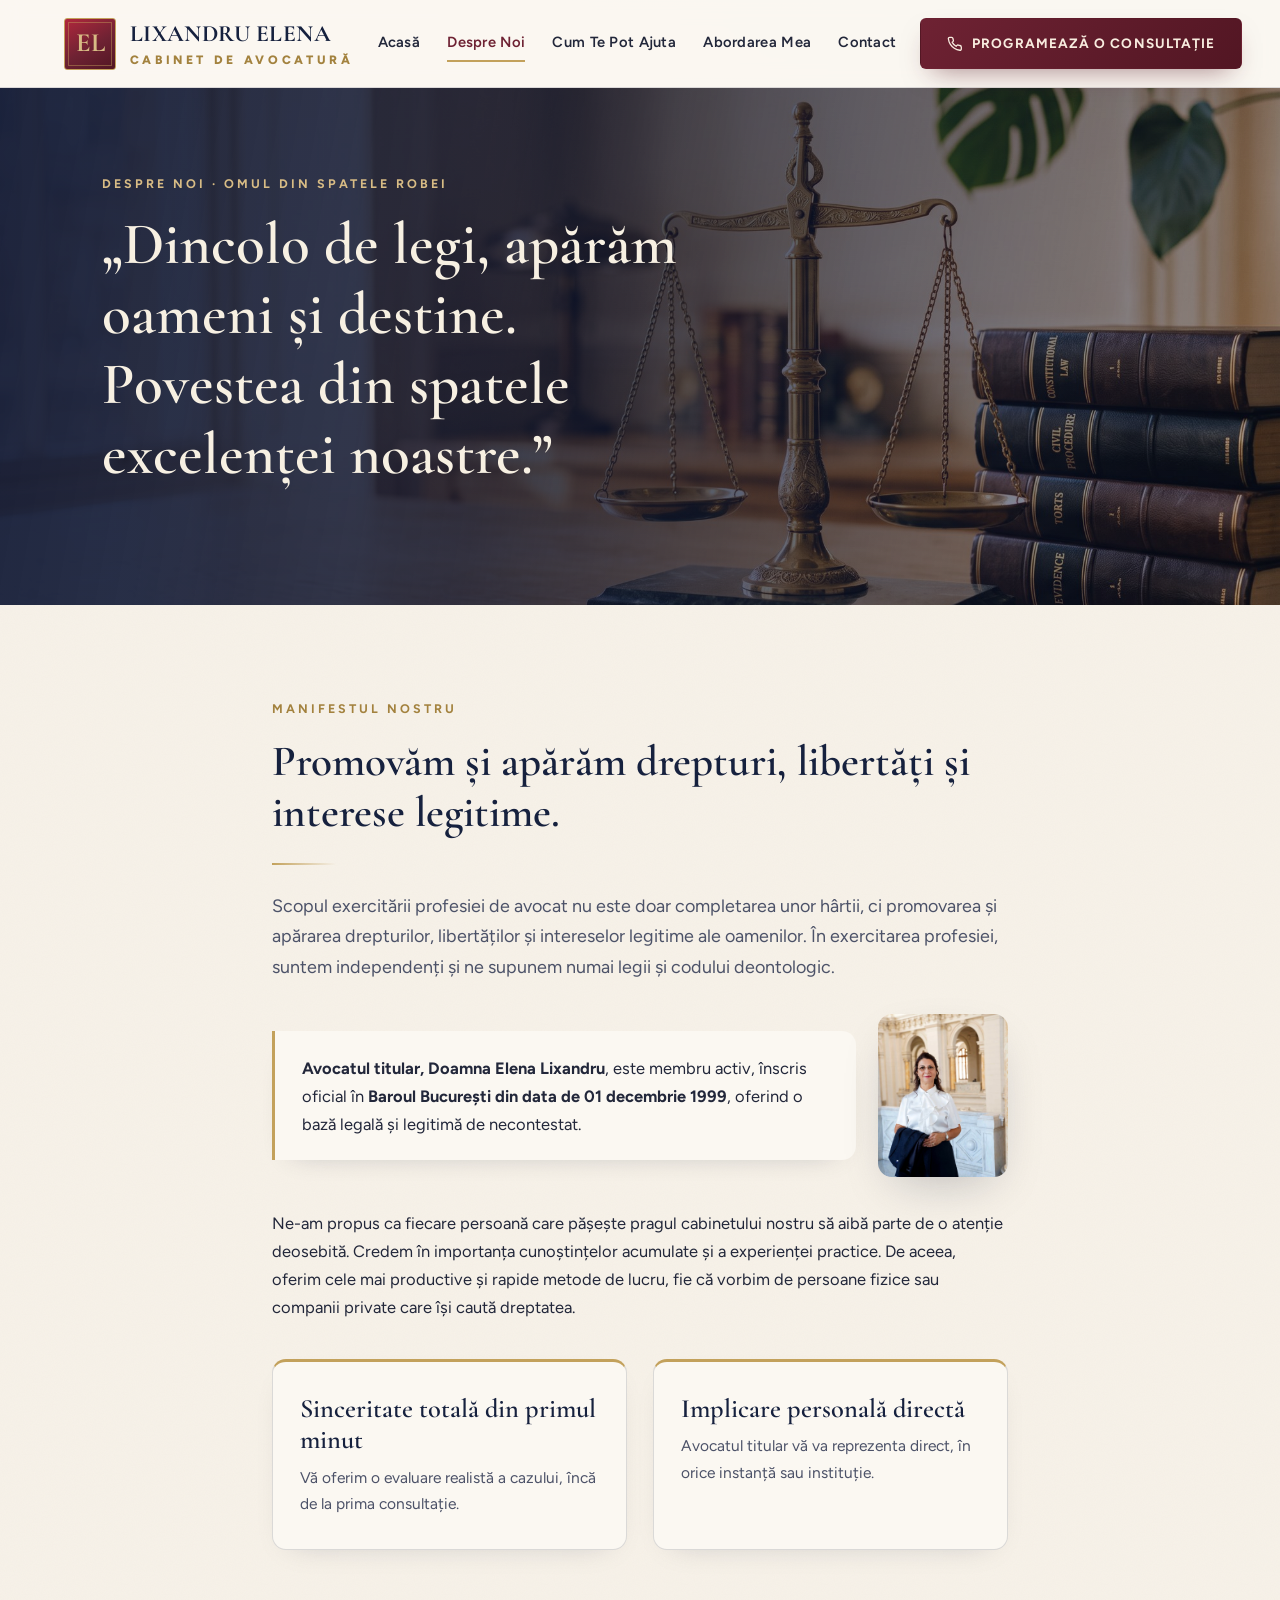
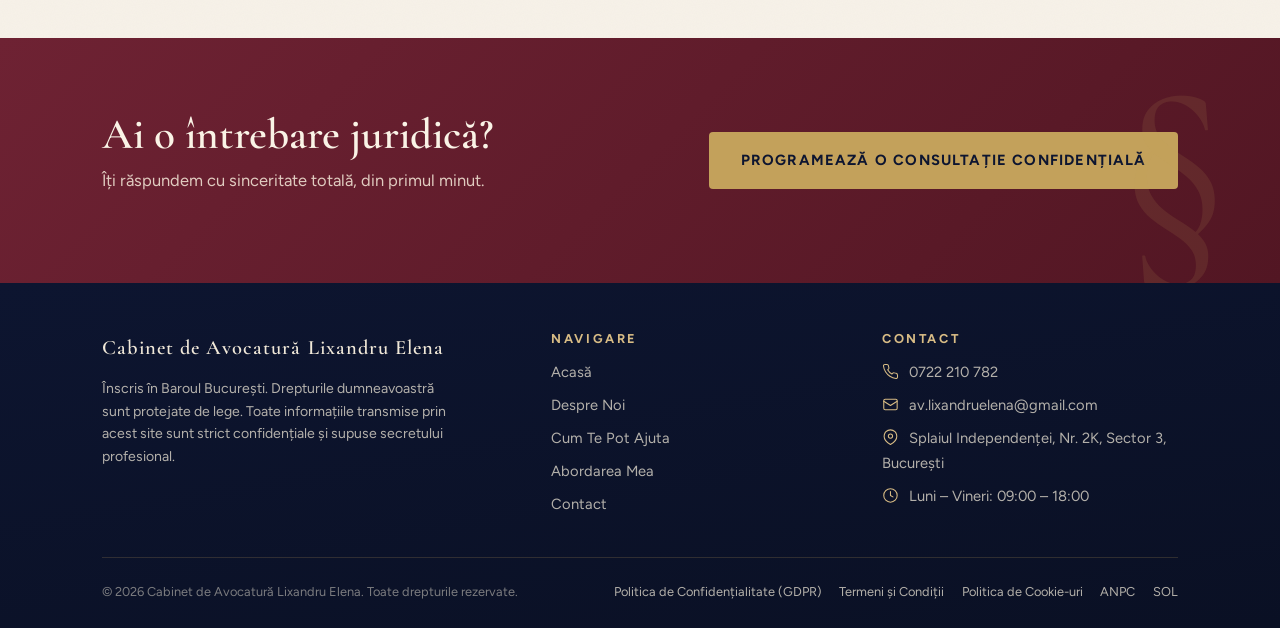
<file: despre.html>
<!DOCTYPE html>
<html lang="ro">
<head>
  <meta charset="UTF-8">
  <meta name="viewport" content="width=device-width, initial-scale=1.0">
  <title>Despre Noi — Cabinet de Avocatură Lixandru Elena</title>
  <meta name="description" content="Avocat Elena Lixandru — membru al Baroului București din 1 decembrie 1999. Dincolo de legi, apărăm oameni și destine. Povestea din spatele excelenței noastre.">
  <link rel="icon" type="image/svg+xml" href="img/favicon.svg">
  <link rel="preconnect" href="https://fonts.googleapis.com">
  <link rel="preconnect" href="https://fonts.gstatic.com" crossorigin>
  <link href="https://fonts.googleapis.com/css2?family=Cormorant+Garamond:ital,wght@0,400;0,500;0,600;1,400;1,500&family=Figtree:wght@400;600;700&display=swap" rel="stylesheet">
  <link rel="stylesheet" href="css/style.css">
</head>
<body>

<header class="site-header">
  <div class="header-inner">
    <a class="brand" href="index.html" aria-label="Cabinet de Avocatură Lixandru Elena — Acasă">
      <span class="brand-monogram">EL</span>
      <span class="brand-text">
        <span class="brand-name">Lixandru Elena</span><br>
        <span class="brand-sub">Cabinet de Avocatură</span>
      </span>
    </a>
    <nav class="main-nav" aria-label="Navigare principală">
      <a href="index.html">Acasă</a>
      <a href="despre.html" class="active">Despre Noi</a>
      <a href="servicii.html">Cum Te Pot Ajuta</a>
      <a href="abordare.html">Abordarea Mea</a>
      <a href="contact.html">Contact</a>
    </nav>
    <a class="btn btn-primary header-cta" href="contact.html"><svg class="icon" viewBox="0 0 24 24" aria-hidden="true"><path d="M22 16.9v3a2 2 0 0 1-2.2 2 19.8 19.8 0 0 1-8.6-3.1 19.5 19.5 0 0 1-6-6A19.8 19.8 0 0 1 2.1 4.2 2 2 0 0 1 4.1 2h3a2 2 0 0 1 2 1.7c.1.9.3 1.8.6 2.6a2 2 0 0 1-.4 2.1L8 9.7a16 16 0 0 0 6 6l1.3-1.3a2 2 0 0 1 2.1-.4c.8.3 1.7.5 2.6.6a2 2 0 0 1 1.7 2z"/></svg> Programează o Consultație</a>
    <button class="nav-toggle" aria-label="Deschide meniul" aria-expanded="false">
      <span></span><span></span><span></span>
    </button>
  </div>
</header>

<main>

  <section class="page-hero page-hero-photo">
    <div class="wrap">
      <span class="eyebrow">Despre Noi · Omul din Spatele Robei</span>
      <h1>„Dincolo de legi, apărăm oameni și destine. Povestea din spatele excelenței noastre.”</h1>
    </div>
  </section>

  <section class="section">
    <div class="wrap prose">
      <span class="eyebrow reveal">Manifestul Nostru</span>
      <h2 class="reveal">Promovăm și apărăm drepturi, libertăți și interese legitime.</h2>
      <hr class="gold-rule">
      <p class="lead reveal">Scopul exercitării profesiei de avocat nu este doar completarea unor hârtii, ci promovarea și apărarea drepturilor, libertăților și intereselor legitime ale oamenilor. În exercitarea profesiei, suntem independenți și ne supunem numai legii și codului deontologic.</p>

      <div class="callout-media reveal">
        <div class="callout">
          <p><strong>Avocatul titular, Doamna Elena Lixandru</strong>, este membru activ, înscris oficial în <strong>Baroul București din data de 01 decembrie 1999</strong>, oferind o bază legală și legitimă de necontestat.</p>
        </div>
        <figure class="callout-figure">
          <img src="img/elena-lixandru-despre.jpg" alt="Elena Lixandru — Avocat" width="640" height="800">
        </figure>
      </div>

      <p class="reveal">Ne-am propus ca fiecare persoană care pășește pragul cabinetului nostru să aibă parte de o atenție deosebită. Credem în importanța cunoștințelor acumulate și a experienței practice. De aceea, oferim cele mai productive și rapide metode de lucru, fie că vorbim de persoane fizice sau companii private care își caută dreptatea.</p>

      <div class="pillars" style="grid-template-columns: 1fr 1fr;">
        <article class="pillar reveal">
          <h3>Sinceritate totală din primul minut</h3>
          <p>Vă oferim o evaluare realistă a cazului, încă de la prima consultație.</p>
        </article>
        <article class="pillar reveal reveal-d1">
          <h3>Implicare personală directă</h3>
          <p>Avocatul titular vă va reprezenta direct, în orice instanță sau instituție.</p>
        </article>
      </div>
    </div>
  </section>

  <section class="cta-band">
    <div class="wrap cta-inner">
      <div>
        <h2>Ai o întrebare juridică?</h2>
        <p>Îți răspundem cu sinceritate totală, din primul minut.</p>
      </div>
      <a class="btn btn-light" href="contact.html">Programează o Consultație Confidențială</a>
    </div>
  </section>

</main>

<footer class="site-footer">
  <div class="wrap">
    <div class="footer-grid">
      <div class="footer-brand">
        <span class="brand-name">Cabinet de Avocatură Lixandru Elena</span>
        <p>Înscris în Baroul București. Drepturile dumneavoastră sunt protejate de lege. Toate informațiile transmise prin acest site sunt strict confidențiale și supuse secretului profesional.</p>
      </div>
      <div>
        <h4>Navigare</h4>
        <ul class="footer-list">
          <li><a href="index.html">Acasă</a></li>
          <li><a href="despre.html">Despre Noi</a></li>
          <li><a href="servicii.html">Cum Te Pot Ajuta</a></li>
          <li><a href="abordare.html">Abordarea Mea</a></li>
          <li><a href="contact.html">Contact</a></li>
        </ul>
      </div>
      <div>
        <h4>Contact</h4>
        <ul class="footer-list">
          <li><svg class="icon" viewBox="0 0 24 24" aria-hidden="true"><path d="M22 16.9v3a2 2 0 0 1-2.2 2 19.8 19.8 0 0 1-8.6-3.1 19.5 19.5 0 0 1-6-6A19.8 19.8 0 0 1 2.1 4.2 2 2 0 0 1 4.1 2h3a2 2 0 0 1 2 1.7c.1.9.3 1.8.6 2.6a2 2 0 0 1-.4 2.1L8 9.7a16 16 0 0 0 6 6l1.3-1.3a2 2 0 0 1 2.1-.4c.8.3 1.7.5 2.6.6a2 2 0 0 1 1.7 2z"/></svg> <a href="tel:+40722210782">0722 210 782</a></li>
          <li><svg class="icon" viewBox="0 0 24 24" aria-hidden="true"><rect x="2.5" y="4.5" width="19" height="15" rx="2"/><path d="M2.5 7.5 12 13.5l9.5-6"/></svg> <a href="mailto:av.lixandruelena@gmail.com">av.lixandruelena@gmail.com</a></li>
          <li><svg class="icon" viewBox="0 0 24 24" aria-hidden="true"><path d="M21 10.2c0 6.8-9 11.8-9 11.8s-9-5-9-11.8a9 9 0 0 1 18 0z"/><circle cx="12" cy="10" r="3"/></svg> Splaiul Independenței, Nr. 2K, Sector 3, București</li>
          <li><svg class="icon" viewBox="0 0 24 24" aria-hidden="true"><circle cx="12" cy="12" r="9.5"/><path d="M12 6.5V12l3.5 2"/></svg> Luni – Vineri: 09:00 – 18:00</li>
        </ul>
      </div>
    </div>
    <div class="footer-legal">
      <span>© <span id="year">2026</span> Cabinet de Avocatură Lixandru Elena. Toate drepturile rezervate.</span>
      <div class="footer-legal-links">
        <a href="legal/politica-de-confidentialitate.html">Politica de Confidențialitate (GDPR)</a>
        <a href="legal/termeni-si-conditii.html">Termeni și Condiții</a>
        <a href="legal/politica-de-cookie-uri.html">Politica de Cookie-uri</a>
        <a href="https://anpc.ro" target="_blank" rel="noopener">ANPC</a>
        <a href="https://ec.europa.eu/consumers/odr" target="_blank" rel="noopener">SOL</a>
      </div>
    </div>
  </div>
</footer>

<script src="js/main.js"></script>
<script>document.getElementById("year").textContent = new Date().getFullYear();</script>
</body>
</html>
</file>
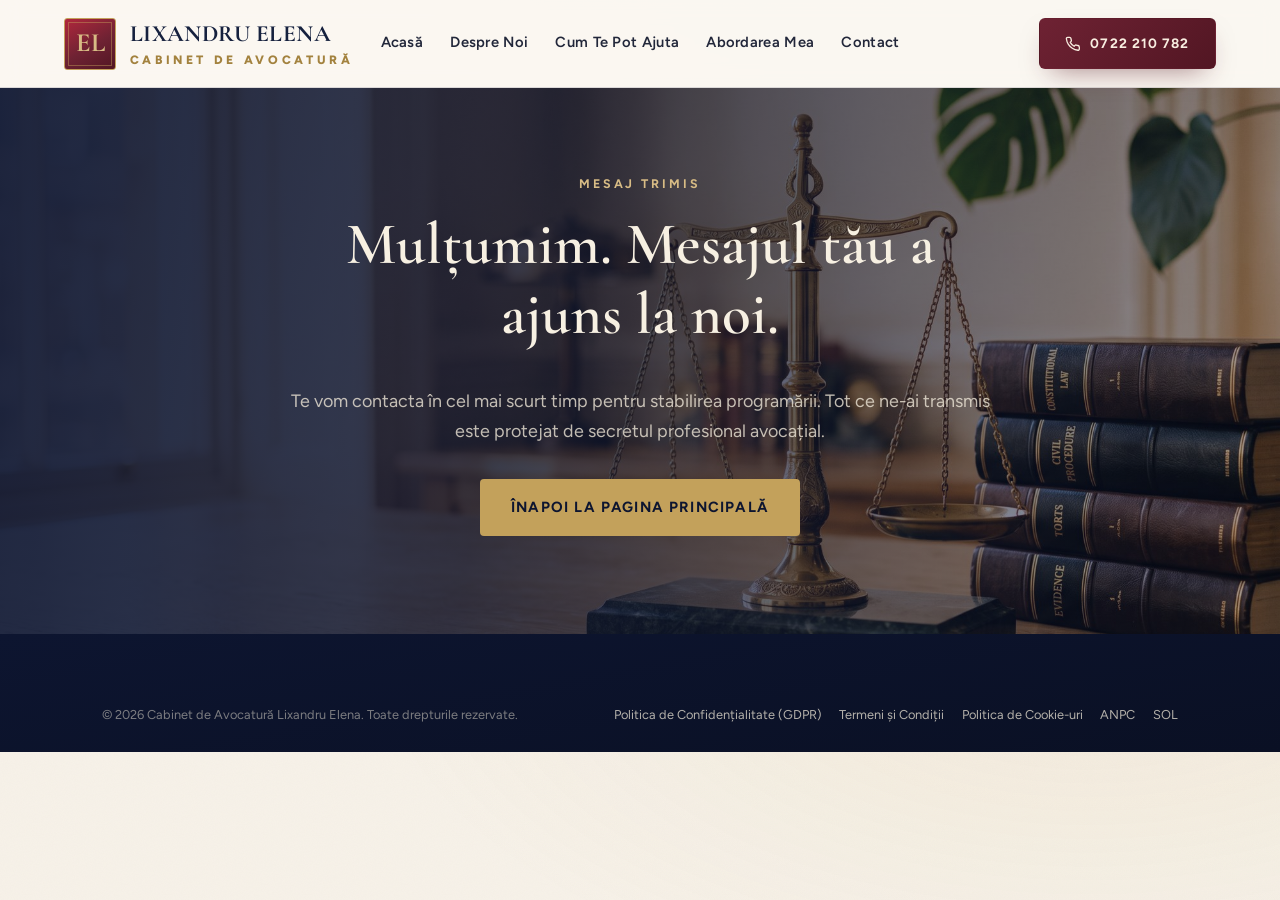
<file: multumim.html>
<!DOCTYPE html>
<html lang="ro">
<head>
  <meta charset="UTF-8">
  <meta name="viewport" content="width=device-width, initial-scale=1.0">
  <title>Mulțumim — Cabinet de Avocatură Lixandru Elena</title>
  <meta name="robots" content="noindex">
  <link rel="icon" type="image/svg+xml" href="img/favicon.svg">
  <link rel="preconnect" href="https://fonts.googleapis.com">
  <link rel="preconnect" href="https://fonts.gstatic.com" crossorigin>
  <link href="https://fonts.googleapis.com/css2?family=Cormorant+Garamond:ital,wght@0,400;0,500;0,600;1,400&family=Figtree:wght@400;600;700&display=swap" rel="stylesheet">
  <link rel="stylesheet" href="css/style.css">
</head>
<body>

<header class="site-header">
  <div class="header-inner">
    <a class="brand" href="index.html" aria-label="Cabinet de Avocatură Lixandru Elena — Acasă">
      <span class="brand-monogram">EL</span>
      <span class="brand-text">
        <span class="brand-name">Lixandru Elena</span><br>
        <span class="brand-sub">Cabinet de Avocatură</span>
      </span>
    </a>
    <nav class="main-nav" aria-label="Navigare principală">
      <a href="index.html">Acasă</a>
      <a href="despre.html">Despre Noi</a>
      <a href="servicii.html">Cum Te Pot Ajuta</a>
      <a href="abordare.html">Abordarea Mea</a>
      <a href="contact.html">Contact</a>
    </nav>
    <a class="btn btn-primary header-cta" href="tel:+40722210782"><svg class="icon" viewBox="0 0 24 24" aria-hidden="true"><path d="M22 16.9v3a2 2 0 0 1-2.2 2 19.8 19.8 0 0 1-8.6-3.1 19.5 19.5 0 0 1-6-6A19.8 19.8 0 0 1 2.1 4.2 2 2 0 0 1 4.1 2h3a2 2 0 0 1 2 1.7c.1.9.3 1.8.6 2.6a2 2 0 0 1-.4 2.1L8 9.7a16 16 0 0 0 6 6l1.3-1.3a2 2 0 0 1 2.1-.4c.8.3 1.7.5 2.6.6a2 2 0 0 1 1.7 2z"/></svg> 0722 210 782</a>
    <button class="nav-toggle" aria-label="Deschide meniul" aria-expanded="false">
      <span></span><span></span><span></span>
    </button>
  </div>
</header>

<main>
  <section class="page-hero page-hero-photo">
    <div class="wrap text-center">
      <span class="eyebrow">Mesaj trimis</span>
      <h1 style="margin-inline:auto;">Mulțumim. Mesajul tău a ajuns la noi.</h1>
      <p class="lead" style="margin-inline:auto;">Te vom contacta în cel mai scurt timp pentru stabilirea programării. Tot ce ne-ai transmis este protejat de secretul profesional avocațial.</p>
      <p style="margin-top:2rem;"><a class="btn btn-light" href="index.html">Înapoi la pagina principală</a></p>
    </div>
  </section>
</main>

<footer class="site-footer">
  <div class="wrap">
    <div class="footer-legal">
      <span>© <span id="year">2026</span> Cabinet de Avocatură Lixandru Elena. Toate drepturile rezervate.</span>
      <div class="footer-legal-links">
        <a href="legal/politica-de-confidentialitate.html">Politica de Confidențialitate (GDPR)</a>
        <a href="legal/termeni-si-conditii.html">Termeni și Condiții</a>
        <a href="legal/politica-de-cookie-uri.html">Politica de Cookie-uri</a>
        <a href="https://anpc.ro" target="_blank" rel="noopener">ANPC</a>
        <a href="https://ec.europa.eu/consumers/odr" target="_blank" rel="noopener">SOL</a>
      </div>
    </div>
  </div>
</footer>

<script src="js/main.js"></script>
<script>document.getElementById("year").textContent = new Date().getFullYear();</script>
</body>
</html>
</file>
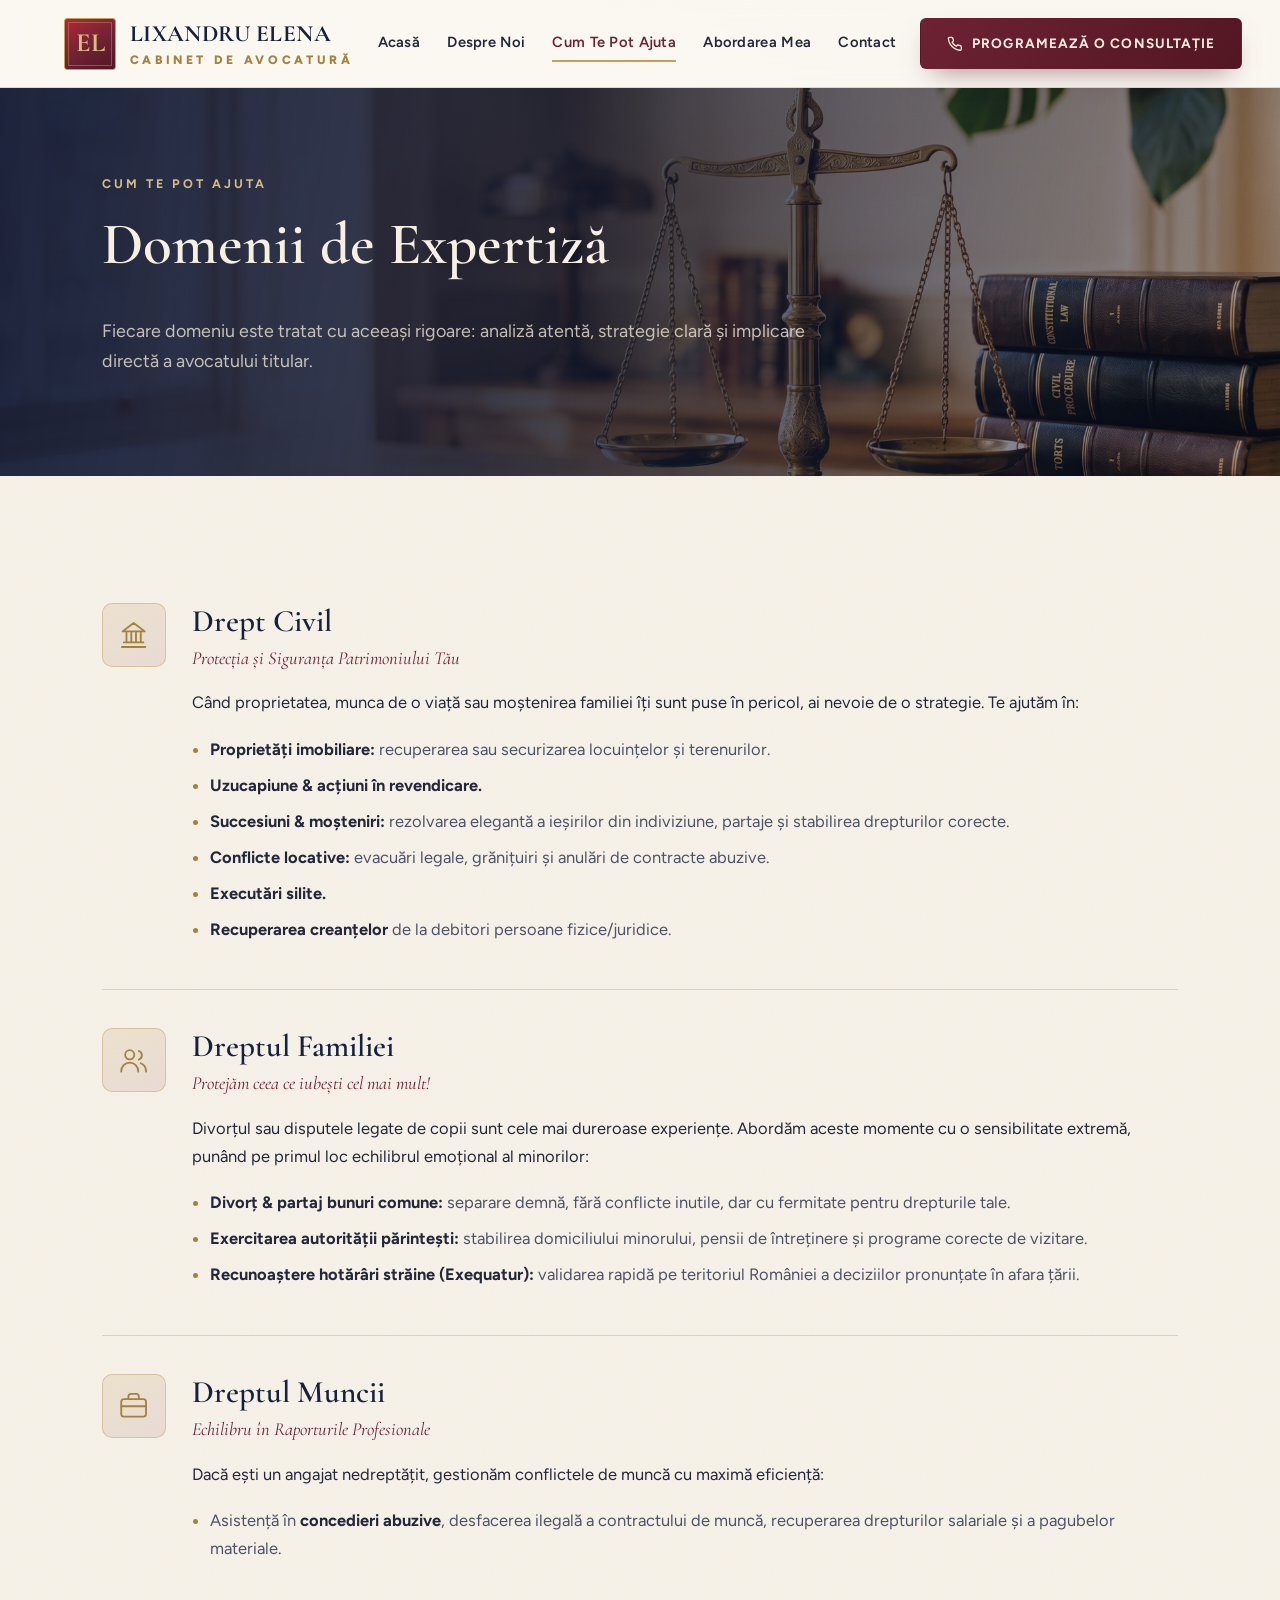
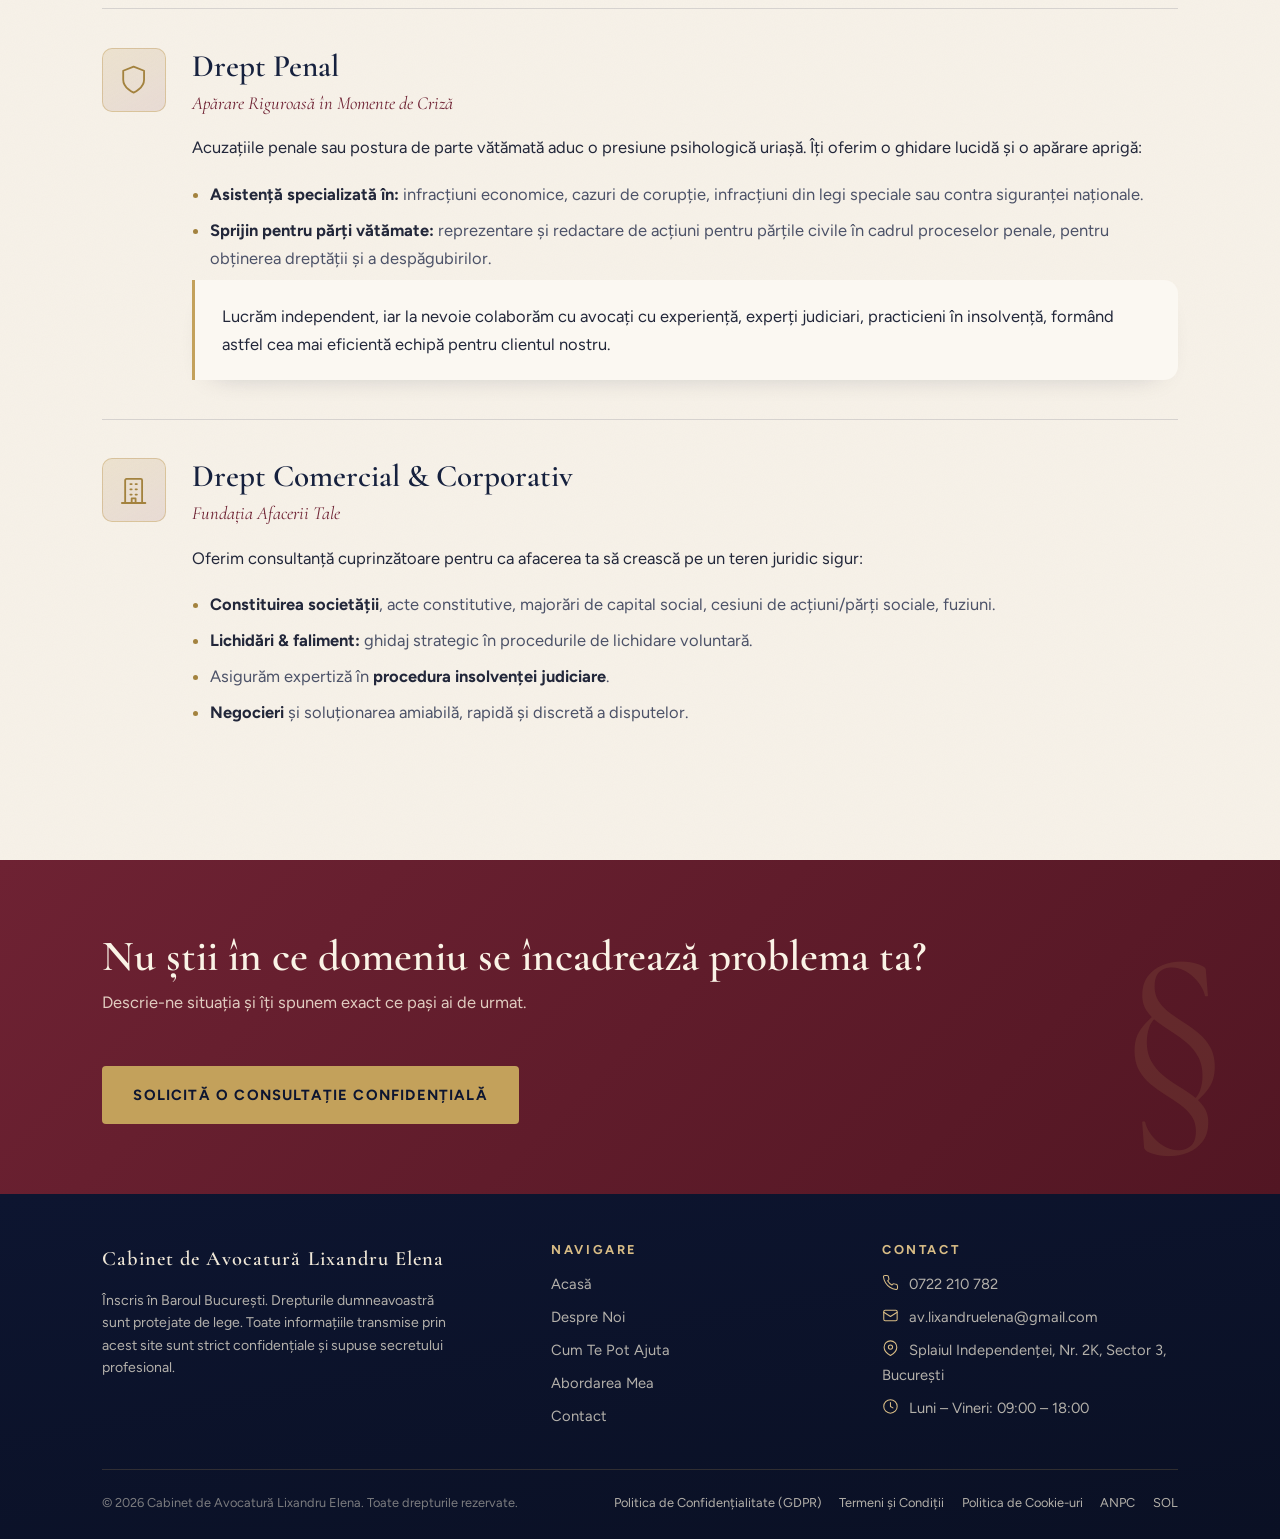
<file: servicii.html>
<!DOCTYPE html>
<html lang="ro">
<head>
  <meta charset="UTF-8">
  <meta name="viewport" content="width=device-width, initial-scale=1.0">
  <title>Cum Te Pot Ajuta — Domenii de Expertiză | Cabinet de Avocatură Lixandru Elena</title>
  <meta name="description" content="Domenii de expertiză: drept civil și moșteniri, dreptul familiei și divorț, dreptul muncii, drept penal, drept comercial și corporativ. Avocat București, Baroul București.">
  <link rel="icon" type="image/svg+xml" href="img/favicon.svg">
  <link rel="preconnect" href="https://fonts.googleapis.com">
  <link rel="preconnect" href="https://fonts.gstatic.com" crossorigin>
  <link href="https://fonts.googleapis.com/css2?family=Cormorant+Garamond:ital,wght@0,400;0,500;0,600;1,400;1,500&family=Figtree:wght@400;600;700&display=swap" rel="stylesheet">
  <link rel="stylesheet" href="css/style.css">
</head>
<body>

<header class="site-header">
  <div class="header-inner">
    <a class="brand" href="index.html" aria-label="Cabinet de Avocatură Lixandru Elena — Acasă">
      <span class="brand-monogram">EL</span>
      <span class="brand-text">
        <span class="brand-name">Lixandru Elena</span><br>
        <span class="brand-sub">Cabinet de Avocatură</span>
      </span>
    </a>
    <nav class="main-nav" aria-label="Navigare principală">
      <a href="index.html">Acasă</a>
      <a href="despre.html">Despre Noi</a>
      <a href="servicii.html" class="active">Cum Te Pot Ajuta</a>
      <a href="abordare.html">Abordarea Mea</a>
      <a href="contact.html">Contact</a>
    </nav>
    <a class="btn btn-primary header-cta" href="contact.html"><svg class="icon" viewBox="0 0 24 24" aria-hidden="true"><path d="M22 16.9v3a2 2 0 0 1-2.2 2 19.8 19.8 0 0 1-8.6-3.1 19.5 19.5 0 0 1-6-6A19.8 19.8 0 0 1 2.1 4.2 2 2 0 0 1 4.1 2h3a2 2 0 0 1 2 1.7c.1.9.3 1.8.6 2.6a2 2 0 0 1-.4 2.1L8 9.7a16 16 0 0 0 6 6l1.3-1.3a2 2 0 0 1 2.1-.4c.8.3 1.7.5 2.6.6a2 2 0 0 1 1.7 2z"/></svg> Programează o Consultație</a>
    <button class="nav-toggle" aria-label="Deschide meniul" aria-expanded="false">
      <span></span><span></span><span></span>
    </button>
  </div>
</header>

<main>

  <section class="page-hero page-hero-photo">
    <div class="wrap">
      <span class="eyebrow">Cum Te Pot Ajuta</span>
      <h1>Domenii de Expertiză</h1>
      <p class="lead">Fiecare domeniu este tratat cu aceeași rigoare: analiză atentă, strategie clară și implicare directă a avocatului titular.</p>
    </div>
  </section>

  <section class="section">
    <div class="wrap">

      <article class="practice-block" id="civil">
        <div class="practice-icon"><svg class="icon" viewBox="0 0 24 24" aria-hidden="true"><path d="M3 21.5h18M4.5 18h15M6.5 18V9.5M10.2 18V9.5M13.8 18V9.5M17.5 18V9.5M3.5 9.5h17L12 3z"/></svg></div>
        <div>
          <h2>Drept Civil</h2>
          <p class="practice-tagline">Protecția și Siguranța Patrimoniului Tău</p>
          <p>Când proprietatea, munca de o viață sau moștenirea familiei îți sunt puse în pericol, ai nevoie de o strategie. Te ajutăm în:</p>
          <ul>
            <li><strong>Proprietăți imobiliare:</strong> recuperarea sau securizarea locuințelor și terenurilor.</li>
            <li><strong>Uzucapiune &amp; acțiuni în revendicare.</strong></li>
            <li><strong>Succesiuni &amp; moșteniri:</strong> rezolvarea elegantă a ieșirilor din indiviziune, partaje și stabilirea drepturilor corecte.</li>
            <li><strong>Conflicte locative:</strong> evacuări legale, grănițuiri și anulări de contracte abuzive.</li>
            <li><strong>Executări silite.</strong></li>
            <li><strong>Recuperarea creanțelor</strong> de la debitori persoane fizice/juridice.</li>
          </ul>
        </div>
      </article>

      <article class="practice-block" id="familie">
        <div class="practice-icon"><svg class="icon" viewBox="0 0 24 24" aria-hidden="true"><circle cx="9" cy="7.5" r="3.5"/><path d="M2.5 20.5v-.5a6.5 6.5 0 0 1 13 0v.5M16 4.6a3.5 3.5 0 0 1 0 6.6M21.5 20.5v-.5a6.5 6.5 0 0 0-4-6"/></svg></div>
        <div>
          <h2>Dreptul Familiei</h2>
          <p class="practice-tagline">Protejăm ceea ce iubești cel mai mult!</p>
          <p>Divorțul sau disputele legate de copii sunt cele mai dureroase experiențe. Abordăm aceste momente cu o sensibilitate extremă, punând pe primul loc echilibrul emoțional al minorilor:</p>
          <ul>
            <li><strong>Divorț &amp; partaj bunuri comune:</strong> separare demnă, fără conflicte inutile, dar cu fermitate pentru drepturile tale.</li>
            <li><strong>Exercitarea autorității părintești:</strong> stabilirea domiciliului minorului, pensii de întreținere și programe corecte de vizitare.</li>
            <li><strong>Recunoaștere hotărâri străine (Exequatur):</strong> validarea rapidă pe teritoriul României a deciziilor pronunțate în afara țării.</li>
          </ul>
        </div>
      </article>

      <article class="practice-block" id="munca">
        <div class="practice-icon"><svg class="icon" viewBox="0 0 24 24" aria-hidden="true"><rect x="2.5" y="7" width="19" height="13.5" rx="2"/><path d="M16 7V5a2 2 0 0 0-2-2h-4a2 2 0 0 0-2 2v2M2.5 12.5h19"/></svg></div>
        <div>
          <h2>Dreptul Muncii</h2>
          <p class="practice-tagline">Echilibru în Raporturile Profesionale</p>
          <p>Dacă ești un angajat nedreptățit, gestionăm conflictele de muncă cu maximă eficiență:</p>
          <ul>
            <li>Asistență în <strong>concedieri abuzive</strong>, desfacerea ilegală a contractului de muncă, recuperarea drepturilor salariale și a pagubelor materiale.</li>
          </ul>
        </div>
      </article>

      <article class="practice-block" id="penal">
        <div class="practice-icon"><svg class="icon" viewBox="0 0 24 24" aria-hidden="true"><path d="M12 22s8-3.6 8-10V5.2L12 2 4 5.2V12c0 6.4 8 10 8 10z"/></svg></div>
        <div>
          <h2>Drept Penal</h2>
          <p class="practice-tagline">Apărare Riguroasă în Momente de Criză</p>
          <p>Acuzațiile penale sau postura de parte vătămată aduc o presiune psihologică uriașă. Îți oferim o ghidare lucidă și o apărare aprigă:</p>
          <ul>
            <li><strong>Asistență specializată în:</strong> infracțiuni economice, cazuri de corupție, infracțiuni din legi speciale sau contra siguranței naționale.</li>
            <li><strong>Sprijin pentru părți vătămate:</strong> reprezentare și redactare de acțiuni pentru părțile civile în cadrul proceselor penale, pentru obținerea dreptății și a despăgubirilor.</li>
          </ul>
          <div class="callout">
            <p>Lucrăm independent, iar la nevoie colaborăm cu avocați cu experiență, experți judiciari, practicieni în insolvență, formând astfel cea mai eficientă echipă pentru clientul nostru.</p>
          </div>
        </div>
      </article>

      <article class="practice-block" id="comercial">
        <div class="practice-icon"><svg class="icon" viewBox="0 0 24 24" aria-hidden="true"><path d="M3 21.5h18M5.5 21.5V4a1 1 0 0 1 1-1h11a1 1 0 0 1 1 1v17.5M9.5 7h1M13.5 7h1M9.5 11h1M13.5 11h1M9.5 15h1M13.5 15h1M10.5 21.5v-3.5h3v3.5"/></svg></div>
        <div>
          <h2>Drept Comercial &amp; Corporativ</h2>
          <p class="practice-tagline">Fundația Afacerii Tale</p>
          <p>Oferim consultanță cuprinzătoare pentru ca afacerea ta să crească pe un teren juridic sigur:</p>
          <ul>
            <li><strong>Constituirea societății</strong>, acte constitutive, majorări de capital social, cesiuni de acțiuni/părți sociale, fuziuni.</li>
            <li><strong>Lichidări &amp; faliment:</strong> ghidaj strategic în procedurile de lichidare voluntară.</li>
            <li>Asigurăm expertiză în <strong>procedura insolvenței judiciare</strong>.</li>
            <li><strong>Negocieri</strong> și soluționarea amiabilă, rapidă și discretă a disputelor.</li>
          </ul>
        </div>
      </article>

    </div>
  </section>

  <section class="cta-band">
    <div class="wrap cta-inner">
      <div>
        <h2>Nu știi în ce domeniu se încadrează problema ta?</h2>
        <p>Descrie-ne situația și îți spunem exact ce pași ai de urmat.</p>
      </div>
      <a class="btn btn-light" href="contact.html">Solicită o Consultație Confidențială</a>
    </div>
  </section>

</main>

<footer class="site-footer">
  <div class="wrap">
    <div class="footer-grid">
      <div class="footer-brand">
        <span class="brand-name">Cabinet de Avocatură Lixandru Elena</span>
        <p>Înscris în Baroul București. Drepturile dumneavoastră sunt protejate de lege. Toate informațiile transmise prin acest site sunt strict confidențiale și supuse secretului profesional.</p>
      </div>
      <div>
        <h4>Navigare</h4>
        <ul class="footer-list">
          <li><a href="index.html">Acasă</a></li>
          <li><a href="despre.html">Despre Noi</a></li>
          <li><a href="servicii.html">Cum Te Pot Ajuta</a></li>
          <li><a href="abordare.html">Abordarea Mea</a></li>
          <li><a href="contact.html">Contact</a></li>
        </ul>
      </div>
      <div>
        <h4>Contact</h4>
        <ul class="footer-list">
          <li><svg class="icon" viewBox="0 0 24 24" aria-hidden="true"><path d="M22 16.9v3a2 2 0 0 1-2.2 2 19.8 19.8 0 0 1-8.6-3.1 19.5 19.5 0 0 1-6-6A19.8 19.8 0 0 1 2.1 4.2 2 2 0 0 1 4.1 2h3a2 2 0 0 1 2 1.7c.1.9.3 1.8.6 2.6a2 2 0 0 1-.4 2.1L8 9.7a16 16 0 0 0 6 6l1.3-1.3a2 2 0 0 1 2.1-.4c.8.3 1.7.5 2.6.6a2 2 0 0 1 1.7 2z"/></svg> <a href="tel:+40722210782">0722 210 782</a></li>
          <li><svg class="icon" viewBox="0 0 24 24" aria-hidden="true"><rect x="2.5" y="4.5" width="19" height="15" rx="2"/><path d="M2.5 7.5 12 13.5l9.5-6"/></svg> <a href="mailto:av.lixandruelena@gmail.com">av.lixandruelena@gmail.com</a></li>
          <li><svg class="icon" viewBox="0 0 24 24" aria-hidden="true"><path d="M21 10.2c0 6.8-9 11.8-9 11.8s-9-5-9-11.8a9 9 0 0 1 18 0z"/><circle cx="12" cy="10" r="3"/></svg> Splaiul Independenței, Nr. 2K, Sector 3, București</li>
          <li><svg class="icon" viewBox="0 0 24 24" aria-hidden="true"><circle cx="12" cy="12" r="9.5"/><path d="M12 6.5V12l3.5 2"/></svg> Luni – Vineri: 09:00 – 18:00</li>
        </ul>
      </div>
    </div>
    <div class="footer-legal">
      <span>© <span id="year">2026</span> Cabinet de Avocatură Lixandru Elena. Toate drepturile rezervate.</span>
      <div class="footer-legal-links">
        <a href="legal/politica-de-confidentialitate.html">Politica de Confidențialitate (GDPR)</a>
        <a href="legal/termeni-si-conditii.html">Termeni și Condiții</a>
        <a href="legal/politica-de-cookie-uri.html">Politica de Cookie-uri</a>
        <a href="https://anpc.ro" target="_blank" rel="noopener">ANPC</a>
        <a href="https://ec.europa.eu/consumers/odr" target="_blank" rel="noopener">SOL</a>
      </div>
    </div>
  </div>
</footer>

<script src="js/main.js"></script>
<script>document.getElementById("year").textContent = new Date().getFullYear();</script>
</body>
</html>
</file>
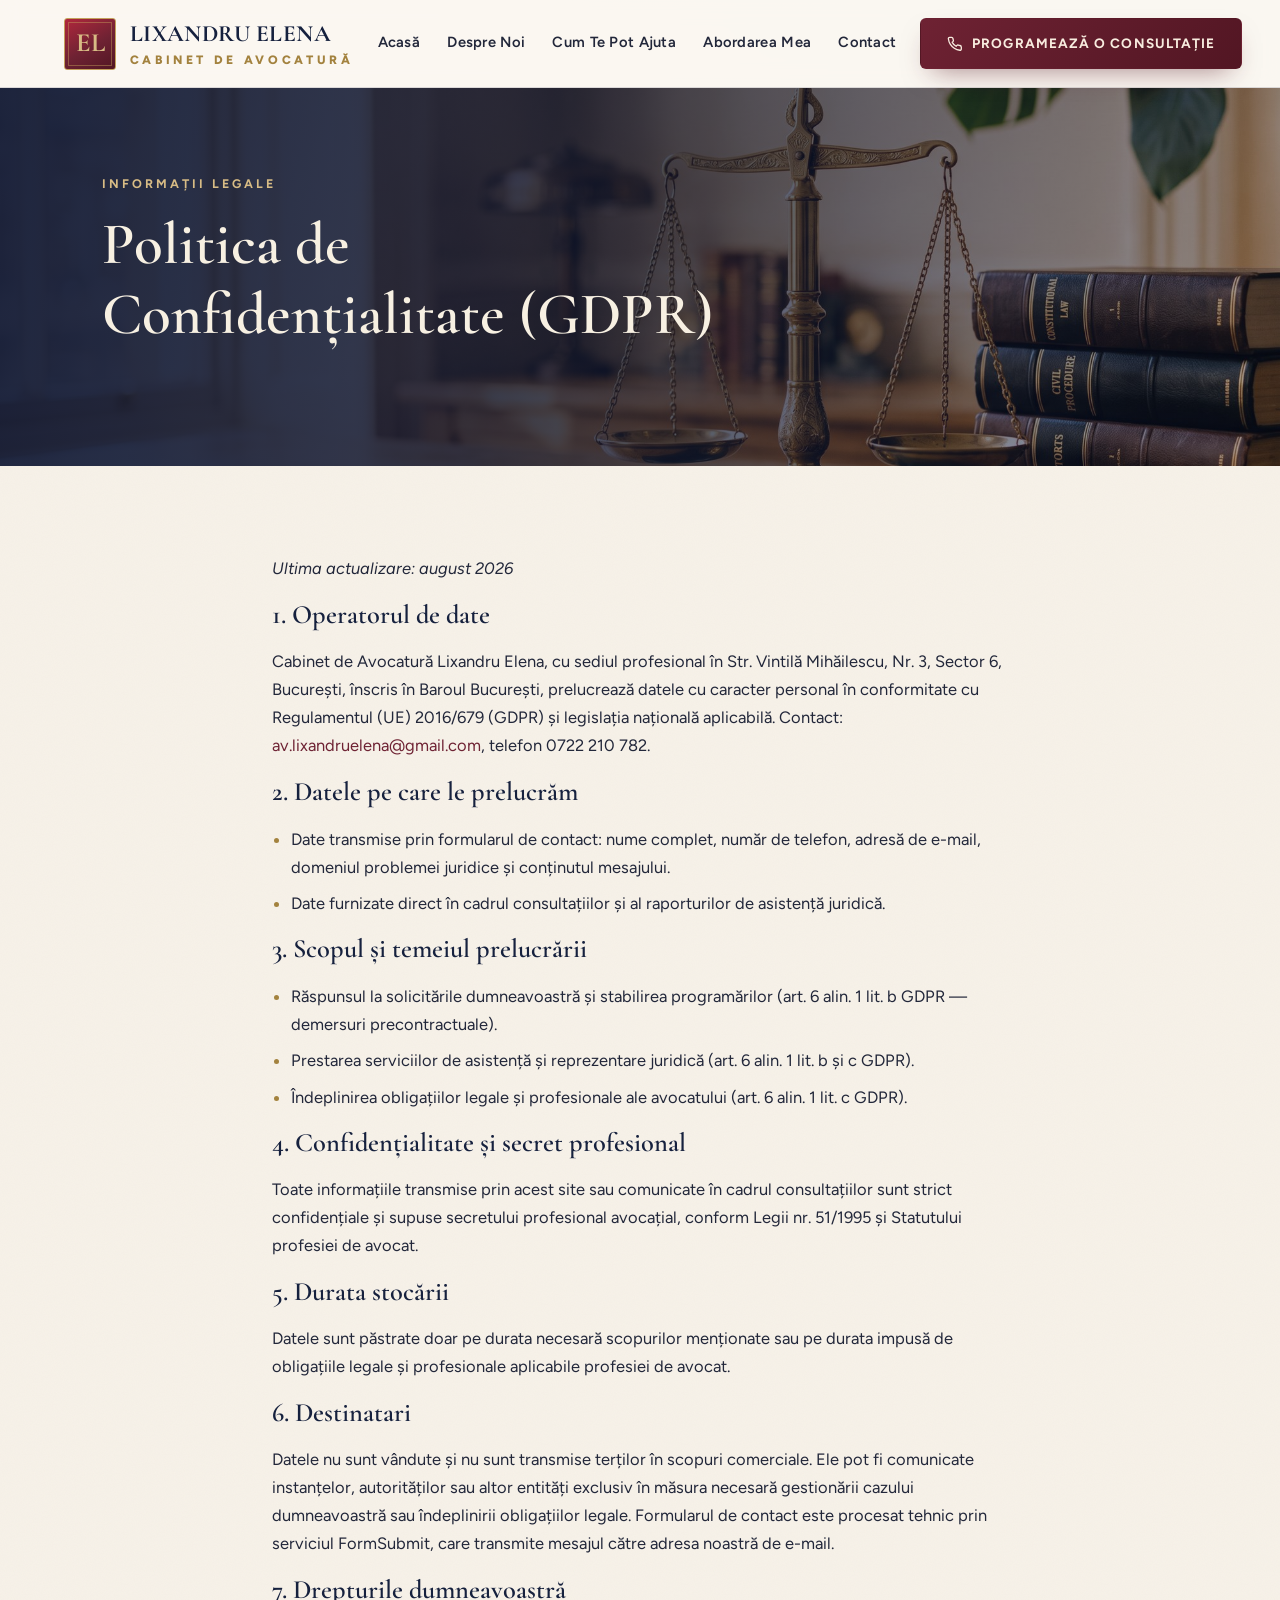
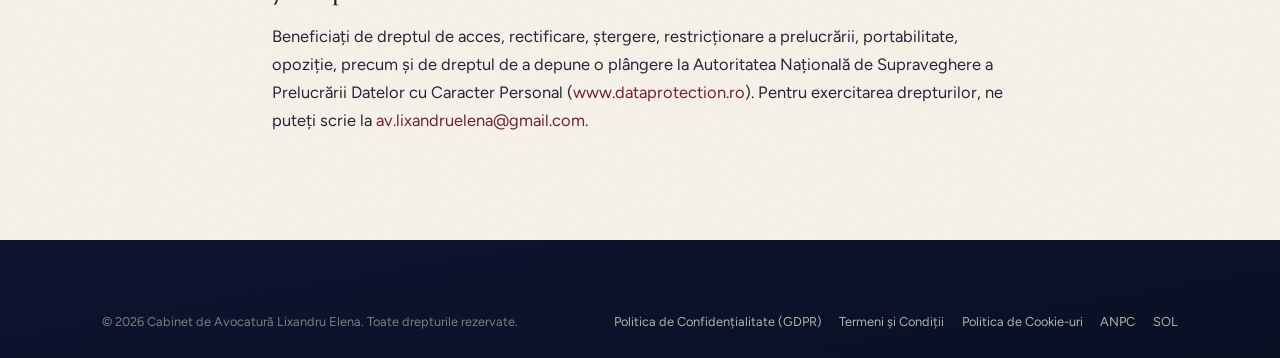
<file: legal/politica-de-confidentialitate.html>
<!DOCTYPE html>
<html lang="ro">
<head>
  <meta charset="UTF-8">
  <meta name="viewport" content="width=device-width, initial-scale=1.0">
  <title>Politica de Confidențialitate (GDPR) — Cabinet de Avocatură Lixandru Elena</title>
  <meta name="robots" content="noindex">
  <link rel="icon" type="image/svg+xml" href="../img/favicon.svg">
  <link rel="preconnect" href="https://fonts.googleapis.com">
  <link rel="preconnect" href="https://fonts.gstatic.com" crossorigin>
  <link href="https://fonts.googleapis.com/css2?family=Cormorant+Garamond:ital,wght@0,400;0,500;0,600&family=Figtree:wght@400;600;700&display=swap" rel="stylesheet">
  <link rel="stylesheet" href="../css/style.css">
</head>
<body>

<header class="site-header">
  <div class="header-inner">
    <a class="brand" href="../index.html" aria-label="Cabinet de Avocatură Lixandru Elena — Acasă">
      <span class="brand-monogram">EL</span>
      <span class="brand-text">
        <span class="brand-name">Lixandru Elena</span><br>
        <span class="brand-sub">Cabinet de Avocatură</span>
      </span>
    </a>
    <nav class="main-nav" aria-label="Navigare principală">
      <a href="../index.html">Acasă</a>
      <a href="../despre.html">Despre Noi</a>
      <a href="../servicii.html">Cum Te Pot Ajuta</a>
      <a href="../abordare.html">Abordarea Mea</a>
      <a href="../contact.html">Contact</a>
    </nav>
    <a class="btn btn-primary header-cta" href="../contact.html"><svg class="icon" viewBox="0 0 24 24" aria-hidden="true"><path d="M22 16.9v3a2 2 0 0 1-2.2 2 19.8 19.8 0 0 1-8.6-3.1 19.5 19.5 0 0 1-6-6A19.8 19.8 0 0 1 2.1 4.2 2 2 0 0 1 4.1 2h3a2 2 0 0 1 2 1.7c.1.9.3 1.8.6 2.6a2 2 0 0 1-.4 2.1L8 9.7a16 16 0 0 0 6 6l1.3-1.3a2 2 0 0 1 2.1-.4c.8.3 1.7.5 2.6.6a2 2 0 0 1 1.7 2z"/></svg> Programează o Consultație</a>
    <button class="nav-toggle" aria-label="Deschide meniul" aria-expanded="false">
      <span></span><span></span><span></span>
    </button>
  </div>
</header>

<main>
  <section class="page-hero page-hero-photo">
    <div class="wrap">
      <span class="eyebrow">Informații legale</span>
      <h1>Politica de Confidențialitate (GDPR)</h1>
    </div>
  </section>

  <section class="section">
    <div class="wrap prose">
      <p><em>Ultima actualizare: august 2026</em></p>

      <h3>1. Operatorul de date</h3>
      <p>Cabinet de Avocatură Lixandru Elena, cu sediul profesional în Str. Vintilă Mihăilescu, Nr. 3, Sector 6, București, înscris în Baroul București, prelucrează datele cu caracter personal în conformitate cu Regulamentul (UE) 2016/679 (GDPR) și legislația națională aplicabilă. Contact: <a href="mailto:av.lixandruelena@gmail.com">av.lixandruelena@gmail.com</a>, telefon 0722 210 782.</p>

      <h3>2. Datele pe care le prelucrăm</h3>
      <ul>
        <li>Date transmise prin formularul de contact: nume complet, număr de telefon, adresă de e-mail, domeniul problemei juridice și conținutul mesajului.</li>
        <li>Date furnizate direct în cadrul consultațiilor și al raporturilor de asistență juridică.</li>
      </ul>

      <h3>3. Scopul și temeiul prelucrării</h3>
      <ul>
        <li>Răspunsul la solicitările dumneavoastră și stabilirea programărilor (art. 6 alin. 1 lit. b GDPR — demersuri precontractuale).</li>
        <li>Prestarea serviciilor de asistență și reprezentare juridică (art. 6 alin. 1 lit. b și c GDPR).</li>
        <li>Îndeplinirea obligațiilor legale și profesionale ale avocatului (art. 6 alin. 1 lit. c GDPR).</li>
      </ul>

      <h3>4. Confidențialitate și secret profesional</h3>
      <p>Toate informațiile transmise prin acest site sau comunicate în cadrul consultațiilor sunt strict confidențiale și supuse secretului profesional avocațial, conform Legii nr. 51/1995 și Statutului profesiei de avocat.</p>

      <h3>5. Durata stocării</h3>
      <p>Datele sunt păstrate doar pe durata necesară scopurilor menționate sau pe durata impusă de obligațiile legale și profesionale aplicabile profesiei de avocat.</p>

      <h3>6. Destinatari</h3>
      <p>Datele nu sunt vândute și nu sunt transmise terților în scopuri comerciale. Ele pot fi comunicate instanțelor, autorităților sau altor entități exclusiv în măsura necesară gestionării cazului dumneavoastră sau îndeplinirii obligațiilor legale. Formularul de contact este procesat tehnic prin serviciul FormSubmit, care transmite mesajul către adresa noastră de e-mail.</p>

      <h3>7. Drepturile dumneavoastră</h3>
      <p>Beneficiați de dreptul de acces, rectificare, ștergere, restricționare a prelucrării, portabilitate, opoziție, precum și de dreptul de a depune o plângere la Autoritatea Națională de Supraveghere a Prelucrării Datelor cu Caracter Personal (<a href="https://www.dataprotection.ro" target="_blank" rel="noopener">www.dataprotection.ro</a>). Pentru exercitarea drepturilor, ne puteți scrie la <a href="mailto:av.lixandruelena@gmail.com">av.lixandruelena@gmail.com</a>.</p>
    </div>
  </section>
</main>

<footer class="site-footer">
  <div class="wrap">
    <div class="footer-legal">
      <span>© <span id="year">2026</span> Cabinet de Avocatură Lixandru Elena. Toate drepturile rezervate.</span>
      <div class="footer-legal-links">
        <a href="politica-de-confidentialitate.html">Politica de Confidențialitate (GDPR)</a>
        <a href="termeni-si-conditii.html">Termeni și Condiții</a>
        <a href="politica-de-cookie-uri.html">Politica de Cookie-uri</a>
        <a href="https://anpc.ro" target="_blank" rel="noopener">ANPC</a>
        <a href="https://ec.europa.eu/consumers/odr" target="_blank" rel="noopener">SOL</a>
      </div>
    </div>
  </div>
</footer>

<script src="../js/main.js"></script>
<script>document.getElementById("year").textContent = new Date().getFullYear();</script>
</body>
</html>
</file>
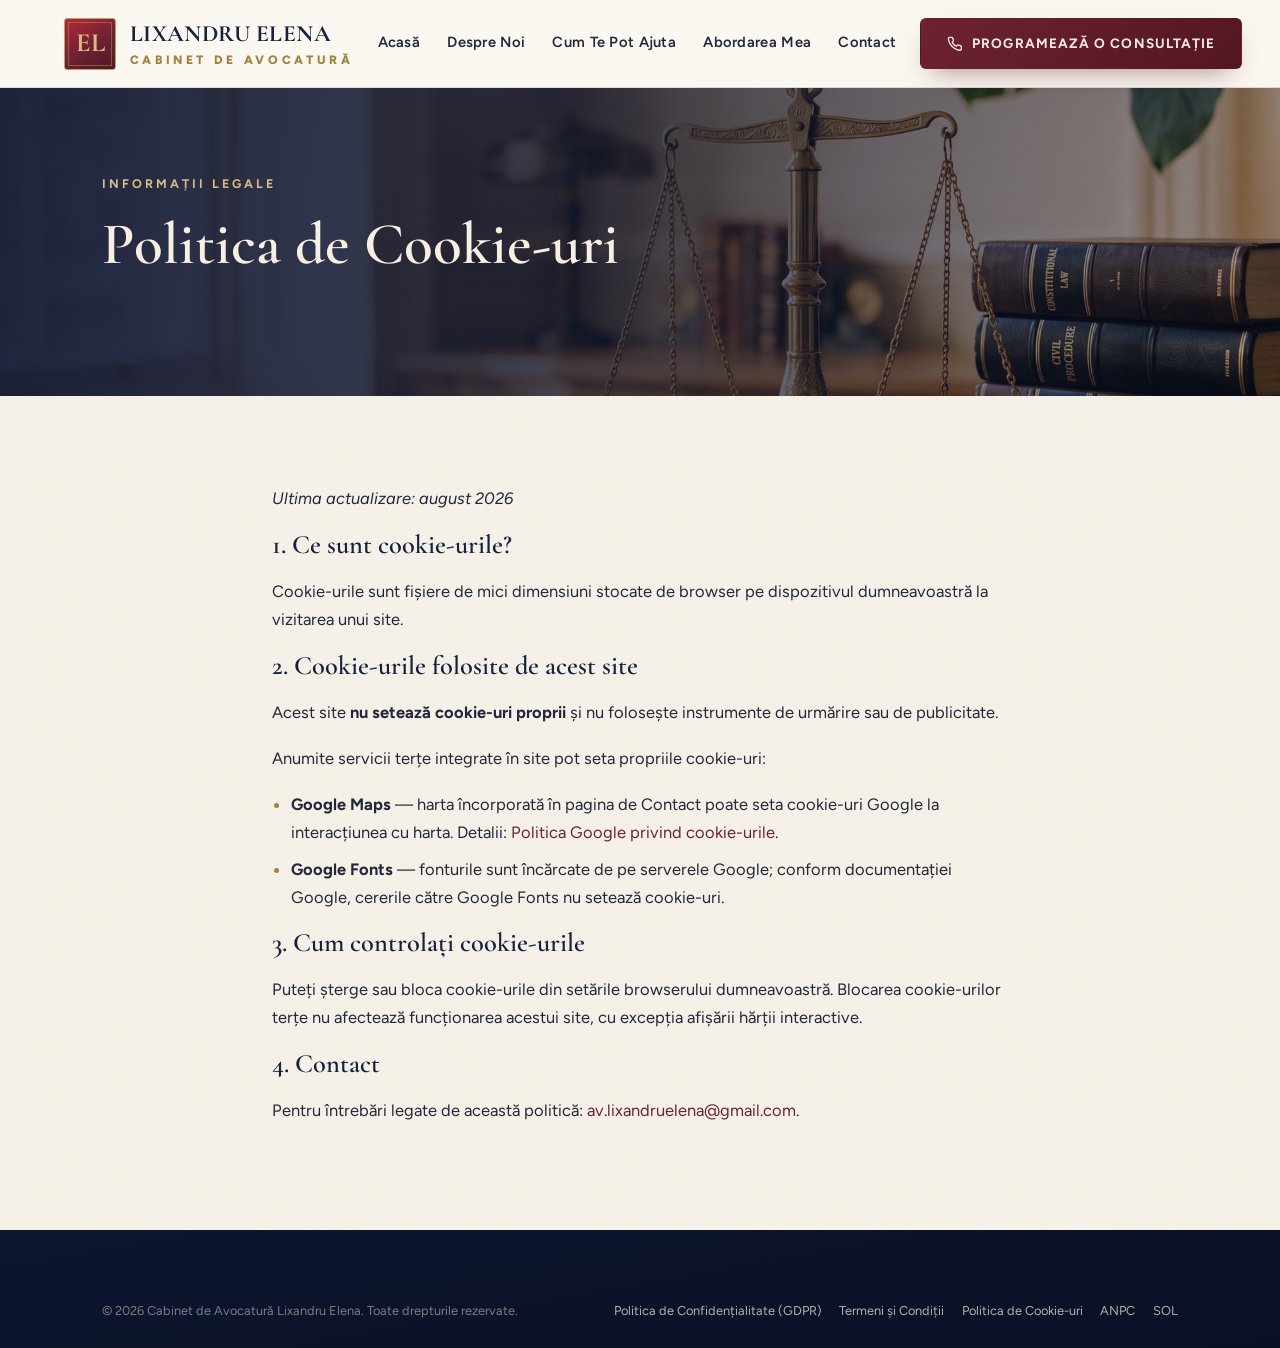
<file: legal/politica-de-cookie-uri.html>
<!DOCTYPE html>
<html lang="ro">
<head>
  <meta charset="UTF-8">
  <meta name="viewport" content="width=device-width, initial-scale=1.0">
  <title>Politica de Cookie-uri — Cabinet de Avocatură Lixandru Elena</title>
  <meta name="robots" content="noindex">
  <link rel="icon" type="image/svg+xml" href="../img/favicon.svg">
  <link rel="preconnect" href="https://fonts.googleapis.com">
  <link rel="preconnect" href="https://fonts.gstatic.com" crossorigin>
  <link href="https://fonts.googleapis.com/css2?family=Cormorant+Garamond:ital,wght@0,400;0,500;0,600&family=Figtree:wght@400;600;700&display=swap" rel="stylesheet">
  <link rel="stylesheet" href="../css/style.css">
</head>
<body>

<header class="site-header">
  <div class="header-inner">
    <a class="brand" href="../index.html" aria-label="Cabinet de Avocatură Lixandru Elena — Acasă">
      <span class="brand-monogram">EL</span>
      <span class="brand-text">
        <span class="brand-name">Lixandru Elena</span><br>
        <span class="brand-sub">Cabinet de Avocatură</span>
      </span>
    </a>
    <nav class="main-nav" aria-label="Navigare principală">
      <a href="../index.html">Acasă</a>
      <a href="../despre.html">Despre Noi</a>
      <a href="../servicii.html">Cum Te Pot Ajuta</a>
      <a href="../abordare.html">Abordarea Mea</a>
      <a href="../contact.html">Contact</a>
    </nav>
    <a class="btn btn-primary header-cta" href="../contact.html"><svg class="icon" viewBox="0 0 24 24" aria-hidden="true"><path d="M22 16.9v3a2 2 0 0 1-2.2 2 19.8 19.8 0 0 1-8.6-3.1 19.5 19.5 0 0 1-6-6A19.8 19.8 0 0 1 2.1 4.2 2 2 0 0 1 4.1 2h3a2 2 0 0 1 2 1.7c.1.9.3 1.8.6 2.6a2 2 0 0 1-.4 2.1L8 9.7a16 16 0 0 0 6 6l1.3-1.3a2 2 0 0 1 2.1-.4c.8.3 1.7.5 2.6.6a2 2 0 0 1 1.7 2z"/></svg> Programează o Consultație</a>
    <button class="nav-toggle" aria-label="Deschide meniul" aria-expanded="false">
      <span></span><span></span><span></span>
    </button>
  </div>
</header>

<main>
  <section class="page-hero page-hero-photo">
    <div class="wrap">
      <span class="eyebrow">Informații legale</span>
      <h1>Politica de Cookie-uri</h1>
    </div>
  </section>

  <section class="section">
    <div class="wrap prose">
      <p><em>Ultima actualizare: august 2026</em></p>

      <h3>1. Ce sunt cookie-urile?</h3>
      <p>Cookie-urile sunt fișiere de mici dimensiuni stocate de browser pe dispozitivul dumneavoastră la vizitarea unui site.</p>

      <h3>2. Cookie-urile folosite de acest site</h3>
      <p>Acest site <strong>nu setează cookie-uri proprii</strong> și nu folosește instrumente de urmărire sau de publicitate.</p>
      <p>Anumite servicii terțe integrate în site pot seta propriile cookie-uri:</p>
      <ul>
        <li><strong>Google Maps</strong> — harta încorporată în pagina de Contact poate seta cookie-uri Google la interacțiunea cu harta. Detalii: <a href="https://policies.google.com/technologies/cookies" target="_blank" rel="noopener">Politica Google privind cookie-urile</a>.</li>
        <li><strong>Google Fonts</strong> — fonturile sunt încărcate de pe serverele Google; conform documentației Google, cererile către Google Fonts nu setează cookie-uri.</li>
      </ul>

      <h3>3. Cum controlați cookie-urile</h3>
      <p>Puteți șterge sau bloca cookie-urile din setările browserului dumneavoastră. Blocarea cookie-urilor terțe nu afectează funcționarea acestui site, cu excepția afișării hărții interactive.</p>

      <h3>4. Contact</h3>
      <p>Pentru întrebări legate de această politică: <a href="mailto:av.lixandruelena@gmail.com">av.lixandruelena@gmail.com</a>.</p>
    </div>
  </section>
</main>

<footer class="site-footer">
  <div class="wrap">
    <div class="footer-legal">
      <span>© <span id="year">2026</span> Cabinet de Avocatură Lixandru Elena. Toate drepturile rezervate.</span>
      <div class="footer-legal-links">
        <a href="politica-de-confidentialitate.html">Politica de Confidențialitate (GDPR)</a>
        <a href="termeni-si-conditii.html">Termeni și Condiții</a>
        <a href="politica-de-cookie-uri.html">Politica de Cookie-uri</a>
        <a href="https://anpc.ro" target="_blank" rel="noopener">ANPC</a>
        <a href="https://ec.europa.eu/consumers/odr" target="_blank" rel="noopener">SOL</a>
      </div>
    </div>
  </div>
</footer>

<script src="../js/main.js"></script>
<script>document.getElementById("year").textContent = new Date().getFullYear();</script>
</body>
</html>
</file>
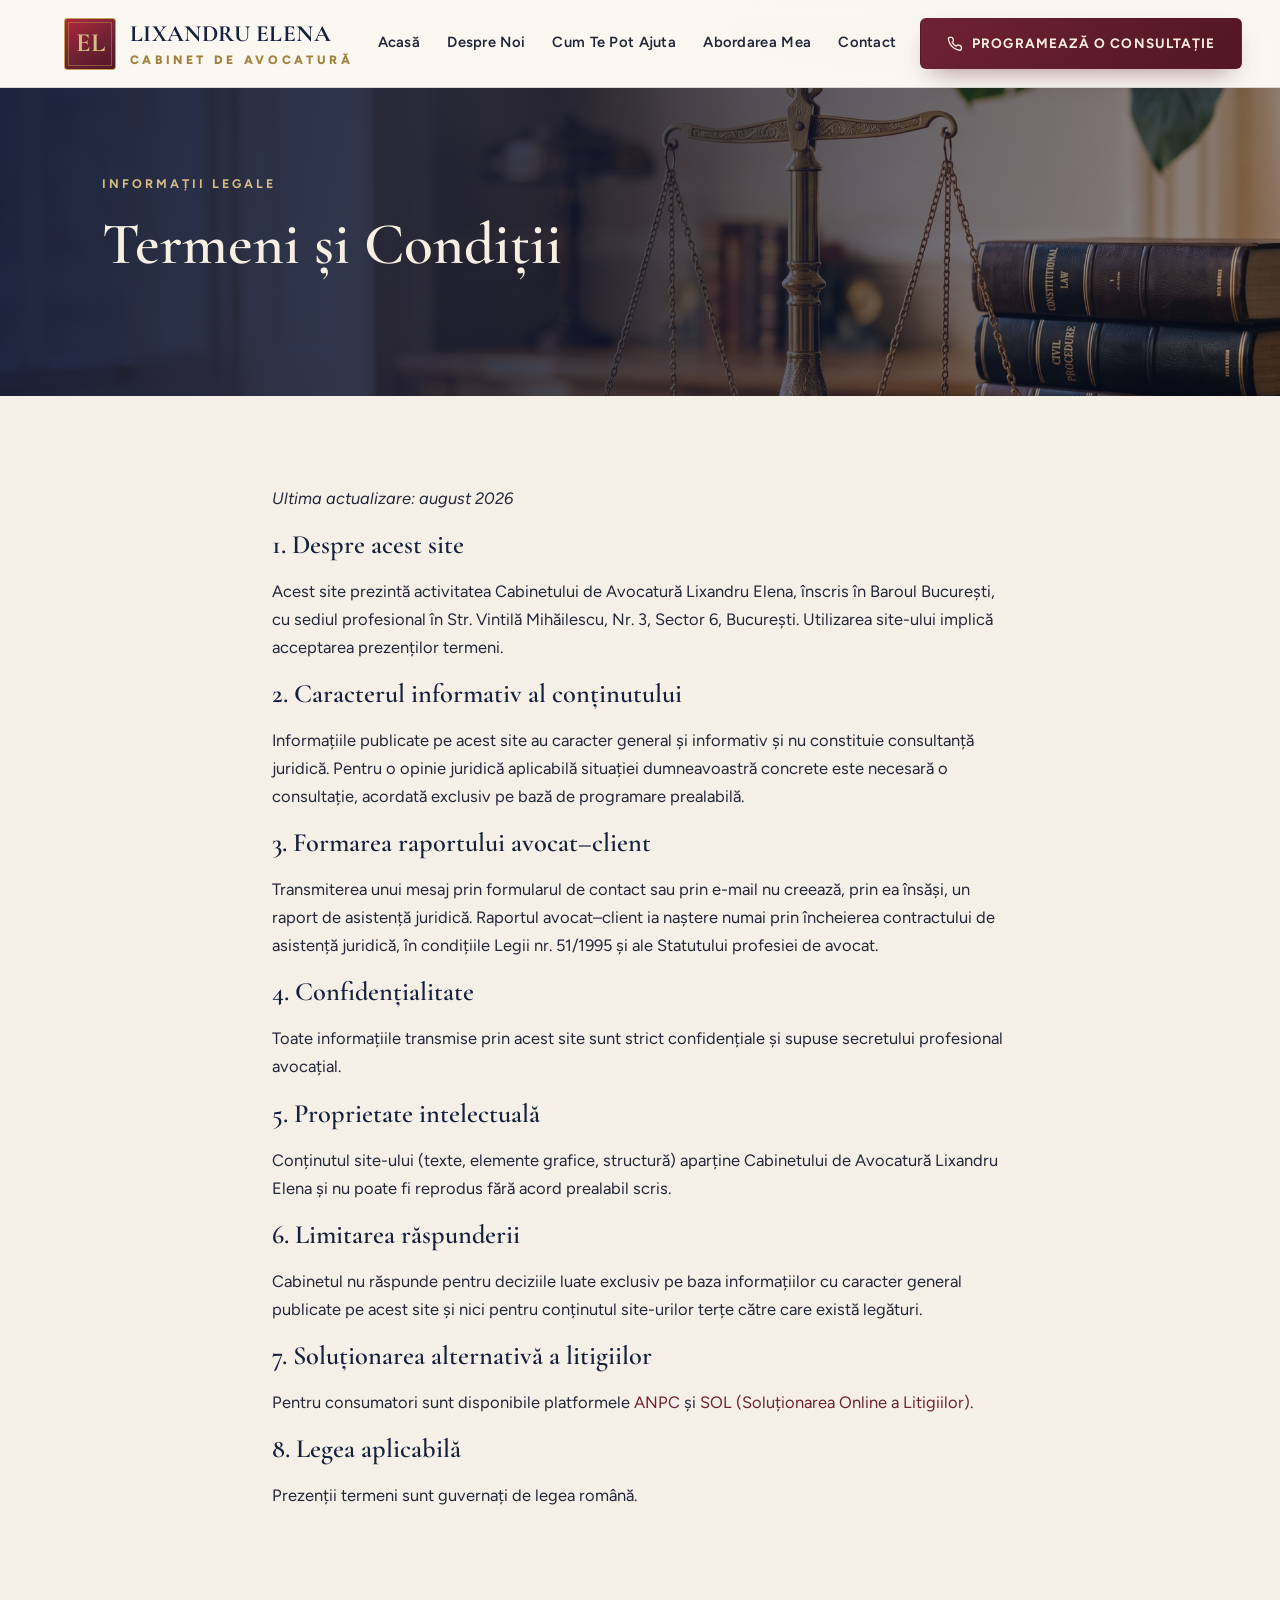
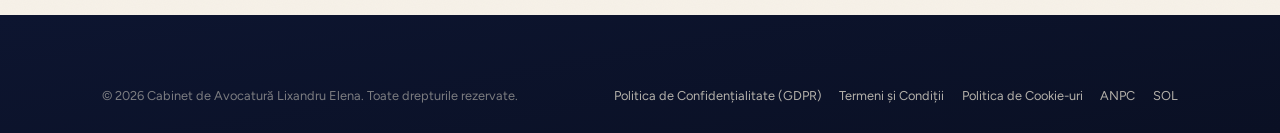
<file: legal/termeni-si-conditii.html>
<!DOCTYPE html>
<html lang="ro">
<head>
  <meta charset="UTF-8">
  <meta name="viewport" content="width=device-width, initial-scale=1.0">
  <title>Termeni și Condiții — Cabinet de Avocatură Lixandru Elena</title>
  <meta name="robots" content="noindex">
  <link rel="icon" type="image/svg+xml" href="../img/favicon.svg">
  <link rel="preconnect" href="https://fonts.googleapis.com">
  <link rel="preconnect" href="https://fonts.gstatic.com" crossorigin>
  <link href="https://fonts.googleapis.com/css2?family=Cormorant+Garamond:ital,wght@0,400;0,500;0,600&family=Figtree:wght@400;600;700&display=swap" rel="stylesheet">
  <link rel="stylesheet" href="../css/style.css">
</head>
<body>

<header class="site-header">
  <div class="header-inner">
    <a class="brand" href="../index.html" aria-label="Cabinet de Avocatură Lixandru Elena — Acasă">
      <span class="brand-monogram">EL</span>
      <span class="brand-text">
        <span class="brand-name">Lixandru Elena</span><br>
        <span class="brand-sub">Cabinet de Avocatură</span>
      </span>
    </a>
    <nav class="main-nav" aria-label="Navigare principală">
      <a href="../index.html">Acasă</a>
      <a href="../despre.html">Despre Noi</a>
      <a href="../servicii.html">Cum Te Pot Ajuta</a>
      <a href="../abordare.html">Abordarea Mea</a>
      <a href="../contact.html">Contact</a>
    </nav>
    <a class="btn btn-primary header-cta" href="../contact.html"><svg class="icon" viewBox="0 0 24 24" aria-hidden="true"><path d="M22 16.9v3a2 2 0 0 1-2.2 2 19.8 19.8 0 0 1-8.6-3.1 19.5 19.5 0 0 1-6-6A19.8 19.8 0 0 1 2.1 4.2 2 2 0 0 1 4.1 2h3a2 2 0 0 1 2 1.7c.1.9.3 1.8.6 2.6a2 2 0 0 1-.4 2.1L8 9.7a16 16 0 0 0 6 6l1.3-1.3a2 2 0 0 1 2.1-.4c.8.3 1.7.5 2.6.6a2 2 0 0 1 1.7 2z"/></svg> Programează o Consultație</a>
    <button class="nav-toggle" aria-label="Deschide meniul" aria-expanded="false">
      <span></span><span></span><span></span>
    </button>
  </div>
</header>

<main>
  <section class="page-hero page-hero-photo">
    <div class="wrap">
      <span class="eyebrow">Informații legale</span>
      <h1>Termeni și Condiții</h1>
    </div>
  </section>

  <section class="section">
    <div class="wrap prose">
      <p><em>Ultima actualizare: august 2026</em></p>

      <h3>1. Despre acest site</h3>
      <p>Acest site prezintă activitatea Cabinetului de Avocatură Lixandru Elena, înscris în Baroul București, cu sediul profesional în Str. Vintilă Mihăilescu, Nr. 3, Sector 6, București. Utilizarea site-ului implică acceptarea prezenților termeni.</p>

      <h3>2. Caracterul informativ al conținutului</h3>
      <p>Informațiile publicate pe acest site au caracter general și informativ și nu constituie consultanță juridică. Pentru o opinie juridică aplicabilă situației dumneavoastră concrete este necesară o consultație, acordată exclusiv pe bază de programare prealabilă.</p>

      <h3>3. Formarea raportului avocat–client</h3>
      <p>Transmiterea unui mesaj prin formularul de contact sau prin e-mail nu creează, prin ea însăși, un raport de asistență juridică. Raportul avocat–client ia naștere numai prin încheierea contractului de asistență juridică, în condițiile Legii nr. 51/1995 și ale Statutului profesiei de avocat.</p>

      <h3>4. Confidențialitate</h3>
      <p>Toate informațiile transmise prin acest site sunt strict confidențiale și supuse secretului profesional avocațial.</p>

      <h3>5. Proprietate intelectuală</h3>
      <p>Conținutul site-ului (texte, elemente grafice, structură) aparține Cabinetului de Avocatură Lixandru Elena și nu poate fi reprodus fără acord prealabil scris.</p>

      <h3>6. Limitarea răspunderii</h3>
      <p>Cabinetul nu răspunde pentru deciziile luate exclusiv pe baza informațiilor cu caracter general publicate pe acest site și nici pentru conținutul site-urilor terțe către care există legături.</p>

      <h3>7. Soluționarea alternativă a litigiilor</h3>
      <p>Pentru consumatori sunt disponibile platformele <a href="https://anpc.ro" target="_blank" rel="noopener">ANPC</a> și <a href="https://ec.europa.eu/consumers/odr" target="_blank" rel="noopener">SOL (Soluționarea Online a Litigiilor)</a>.</p>

      <h3>8. Legea aplicabilă</h3>
      <p>Prezenții termeni sunt guvernați de legea română.</p>
    </div>
  </section>
</main>

<footer class="site-footer">
  <div class="wrap">
    <div class="footer-legal">
      <span>© <span id="year">2026</span> Cabinet de Avocatură Lixandru Elena. Toate drepturile rezervate.</span>
      <div class="footer-legal-links">
        <a href="politica-de-confidentialitate.html">Politica de Confidențialitate (GDPR)</a>
        <a href="termeni-si-conditii.html">Termeni și Condiții</a>
        <a href="politica-de-cookie-uri.html">Politica de Cookie-uri</a>
        <a href="https://anpc.ro" target="_blank" rel="noopener">ANPC</a>
        <a href="https://ec.europa.eu/consumers/odr" target="_blank" rel="noopener">SOL</a>
      </div>
    </div>
  </div>
</footer>

<script src="../js/main.js"></script>
<script>document.getElementById("year").textContent = new Date().getFullYear();</script>
</body>
</html>
</file>
<file: css/style.css>
/* ==========================================================================
   Cabinet de Avocat Lixandru Elena — style.css
   Palette: royal navy / matte gold / burgundy / warm cream
   ========================================================================== */

:root {
  --navy: #16213e;
  --navy-deep: #0d1530;
  --navy-soft: #223055;
  --gold: #c3a15b;
  --gold-soft: #d8bc85;
  --gold-dark: #a3823e;
  --burgundy: #6e2233;
  --burgundy-deep: #521623;
  --cream: #f7f2e9;
  --cream-warm: #f1e9da;
  --paper: #fbf8f2;
  --ink: #22273a;
  --ink-soft: #4c5268;
  --line: rgba(22, 33, 62, 0.14);
  --gold-line: rgba(195, 161, 91, 0.45);
  --shadow: 0 18px 50px -18px rgba(13, 21, 48, 0.28);
  --radius: 14px;
  --font-display: "Cormorant Garamond", "Georgia", serif;
  --font-body: "Figtree", "Segoe UI", sans-serif;
  --wrap: 1140px;
}

*, *::before, *::after { box-sizing: border-box; }

html { scroll-behavior: smooth; }

body {
  margin: 0;
  font-family: var(--font-body);
  font-size: 1.03rem;
  line-height: 1.7;
  color: var(--ink);
  background-color: var(--cream);
  background-image:
    radial-gradient(1200px 600px at 85% -100px, rgba(195, 161, 91, 0.10), transparent 60%),
    url("data:image/svg+xml,%3Csvg xmlns='http://www.w3.org/2000/svg' width='140' height='140' viewBox='0 0 140 140'%3E%3Cfilter id='n'%3E%3CfeTurbulence type='fractalNoise' baseFrequency='0.9' numOctaves='2'/%3E%3CfeColorMatrix values='0 0 0 0 0.55 0 0 0 0 0.47 0 0 0 0 0.33 0 0 0 0.05 0'/%3E%3C/filter%3E%3Crect width='140' height='140' filter='url(%23n)'/%3E%3C/svg%3E");
  -webkit-font-smoothing: antialiased;
}

img { max-width: 100%; display: block; }

h1, h2, h3, h4 {
  font-family: var(--font-display);
  font-weight: 600;
  line-height: 1.18;
  color: var(--navy);
  margin: 0 0 0.6em;
}

h1 { font-size: clamp(2.3rem, 5.2vw, 3.7rem); }
h2 { font-size: clamp(1.9rem, 3.6vw, 2.7rem); }
h3 { font-size: clamp(1.35rem, 2.2vw, 1.65rem); }

p { margin: 0 0 1.1em; }

a { color: var(--burgundy); text-decoration: none; }
a:hover { color: var(--gold-dark); }

.wrap { max-width: var(--wrap); margin: 0 auto; padding: 0 clamp(1.1rem, 4vw, 2rem); }

.eyebrow {
  display: inline-block;
  font-size: 0.78rem;
  font-weight: 700;
  letter-spacing: 0.24em;
  text-transform: uppercase;
  color: var(--gold-dark);
  margin-bottom: 1rem;
}

.gold-rule {
  width: 64px;
  height: 2px;
  background: linear-gradient(90deg, var(--gold), transparent);
  border: 0;
  margin: 1.1rem 0 1.6rem;
}

.gold-rule.center { margin-left: auto; margin-right: auto; background: linear-gradient(90deg, transparent, var(--gold), transparent); }

.text-center { text-align: center; }

/* ---------- Line icons ---------- */

.icon {
  width: 1.15em;
  height: 1.15em;
  fill: none;
  stroke: currentColor;
  stroke-width: 1.5;
  stroke-linecap: round;
  stroke-linejoin: round;
  display: inline-block;
  vertical-align: -0.18em;
  flex: none;
}

.t-icon .icon,
.expertise-icon .icon,
.step-icon .icon,
.practice-icon .icon { color: var(--gold-dark); stroke-width: 1.4; }

.contact-card h3 .icon { color: var(--gold-dark); }
.footer-list .icon { color: var(--gold-soft); margin-right: 0.35rem; }
.btn .icon { stroke-width: 2; }

/* ---------- Buttons ---------- */

.btn {
  display: inline-flex;
  align-items: center;
  gap: 0.6rem;
  padding: 0.95rem 1.9rem;
  font-family: var(--font-body);
  font-size: 0.92rem;
  font-weight: 700;
  letter-spacing: 0.08em;
  text-transform: uppercase;
  border-radius: 4px;
  border: 1px solid transparent;
  cursor: pointer;
  transition: transform 0.25s ease, box-shadow 0.25s ease, background-color 0.25s ease, color 0.25s ease;
}

.btn-primary {
  background: linear-gradient(135deg, var(--burgundy), var(--burgundy-deep));
  color: #f8ecdf;
  box-shadow: 0 12px 28px -12px rgba(82, 22, 35, 0.55);
}
.btn-primary:hover { transform: translateY(-2px); color: #fff; box-shadow: 0 16px 34px -12px rgba(82, 22, 35, 0.65); }

.btn-outline {
  background: transparent;
  color: var(--navy);
  border-color: var(--gold);
}
.btn-outline:hover { background: rgba(195, 161, 91, 0.12); color: var(--navy); }

.btn-light {
  background: var(--gold);
  color: var(--navy-deep);
}
.btn-light:hover { background: var(--gold-soft); transform: translateY(-2px); color: var(--navy-deep); }

/* ---------- Header ---------- */

.site-header {
  position: sticky;
  top: 0;
  z-index: 60;
  background: rgba(251, 248, 242, 0.92);
  backdrop-filter: blur(10px);
  border-bottom: 1px solid var(--line);
}

.header-inner {
  display: grid;
  grid-template-columns: 1fr auto 1fr;
  align-items: center;
  gap: 1.5rem;
  padding-block: 1.1rem;
  padding-inline: clamp(1.8rem, 6vw, 4rem);
}
.header-inner .brand { justify-self: start; }
.header-inner .main-nav { justify-self: center; }
.header-inner .header-cta { justify-self: end; }

.brand { display: flex; align-items: center; gap: 0.85rem; }

.brand-monogram {
  width: 52px;
  height: 52px;
  flex: none;
  display: grid;
  place-items: center;
  font-family: var(--font-display);
  font-size: 1.65rem;
  font-weight: 700;
  color: var(--gold-soft);
  background: linear-gradient(150deg, #b1273c 0%, var(--burgundy) 55%, var(--burgundy-deep) 100%);
  border: 1.5px solid var(--gold);
  border-radius: 3px;
  position: relative;
}
.brand-monogram::after {
  content: "";
  position: absolute;
  inset: 3px;
  border: 1px solid rgba(195, 161, 91, 0.45);
}

.brand-text { line-height: 1.25; }
.brand-name {
  font-family: var(--font-display);
  font-size: 1.28rem;
  font-weight: 600;
  letter-spacing: 0.05em;
  color: var(--navy);
}
.brand .brand-name {
  font-size: clamp(1.05rem, 4.6vw, 1.46rem);
  font-weight: 700;
  letter-spacing: 0.02em;
  text-transform: uppercase;
  white-space: nowrap;
}
.brand-sub {
  font-size: 0.68rem;
  font-weight: 700;
  letter-spacing: 0.3em;
  text-transform: uppercase;
  color: var(--gold-dark);
}
.brand .brand-sub {
  font-size: clamp(0.6rem, 2.1vw, 0.76rem);
  font-weight: 800;
  white-space: nowrap;
}

.main-nav { display: flex; align-items: center; gap: 1.7rem; }
.main-nav a {
  font-size: 0.92rem;
  font-weight: 600;
  color: var(--ink);
  letter-spacing: 0.02em;
  padding: 0.3rem 0;
  border-bottom: 2px solid transparent;
  white-space: nowrap;
  transition: color 0.2s ease, border-color 0.2s ease;
}
.main-nav a:hover { color: var(--burgundy); }
.main-nav a.active { color: var(--burgundy); border-bottom-color: var(--gold); }

.header-cta {
  white-space: nowrap;
  padding: 0.8rem 1.6rem;
  font-size: 0.85rem;
  border-radius: 6px;
}

.nav-toggle {
  display: none;
  flex-direction: column;
  gap: 5px;
  background: none;
  border: 0;
  padding: 0.6rem;
  cursor: pointer;
}
.nav-toggle span {
  width: 26px;
  height: 2px;
  background: var(--navy);
  transition: transform 0.3s ease, opacity 0.3s ease;
}

/* ---------- Hero ---------- */

.hero {
  position: relative;
  overflow: hidden;
  background:
    linear-gradient(100deg, rgba(13, 21, 48, 0.95) 0%, rgba(13, 21, 48, 0.88) 34%, rgba(13, 21, 48, 0.42) 64%, rgba(13, 21, 48, 0.14) 100%),
    url("../img/hero-scales.jpg") center 38% / cover no-repeat;
  color: #ece5d6;
}

.hero::before {
  content: "";
  position: absolute;
  inset: 0;
  background-image: url("data:image/svg+xml,%3Csvg xmlns='http://www.w3.org/2000/svg' width='140' height='140' viewBox='0 0 140 140'%3E%3Cfilter id='n'%3E%3CfeTurbulence type='fractalNoise' baseFrequency='0.9' numOctaves='2'/%3E%3CfeColorMatrix values='0 0 0 0 1 0 0 0 0 0.9 0 0 0 0 0.7 0 0 0 0.04 0'/%3E%3C/filter%3E%3Crect width='140' height='140' filter='url(%23n)'/%3E%3C/svg%3E");
  pointer-events: none;
}

.hero-grid {
  position: relative;
  padding-block: clamp(3.8rem, 11vw, 8rem);
}

.hero-copy { max-width: 620px; }

.hero .eyebrow { color: var(--gold-soft); }

.hero h1 {
  color: #f7f0e2;
  font-weight: 500;
  font-size: clamp(1.9rem, 4.3vw, 3.05rem);
}
.hero h1 em { font-style: italic; color: var(--gold-soft); }

.hero-sub {
  font-size: 1.02rem;
  color: rgba(236, 229, 214, 0.85);
  max-width: 56ch;
  text-shadow: 0 1px 12px rgba(0, 0, 0, 0.35);
}

.hero-actions { display: flex; flex-wrap: wrap; gap: 1rem; margin-top: 1.8rem; }
.hero-actions .btn-outline { color: #ece5d6; border-color: var(--gold); }
.hero-actions .btn-outline:hover { background: rgba(195, 161, 91, 0.16); color: #fff; }

.hero-note {
  margin-top: 1.4rem;
  font-size: 0.85rem;
  color: rgba(236, 229, 214, 0.6);
  display: flex;
  align-items: center;
  gap: 0.5rem;
}

.hero-badge {
  display: inline-flex;
  align-items: center;
  gap: 0.7rem;
  margin-top: 1.6rem;
  background: rgba(251, 248, 242, 0.08);
  color: #ece5d6;
  border: 1px solid rgba(195, 161, 91, 0.45);
  border-left-width: 3px;
  padding: 0.7rem 1.1rem;
  border-radius: 6px;
  font-size: 0.85rem;
  line-height: 1.4;
  backdrop-filter: blur(4px);
}
.hero-badge strong { font-family: var(--font-display); font-size: 1.2rem; color: var(--gold-soft); }

/* ---------- Trust strip ---------- */

.trust-strip {
  background: var(--paper);
  border-bottom: 1px solid var(--line);
}
.trust-grid {
  display: grid;
  grid-template-columns: repeat(4, 1fr);
  padding-block: 1.6rem;
}
.trust-item {
  text-align: center;
  padding: 0.6rem 1.2rem;
  border-left: 1px solid var(--line);
  font-size: 0.92rem;
  color: var(--ink-soft);
}
.trust-item:first-child { border-left: 0; }
.trust-item .t-icon { color: var(--gold-dark); font-size: 1.5rem; display: block; margin-bottom: 0.4rem; }
.trust-item strong { display: block; color: var(--navy); font-size: 0.98rem; }

/* ---------- Sections ---------- */

.section { padding: clamp(3.2rem, 7vw, 5.5rem) 0; }
.section-alt { background: var(--paper); border-top: 1px solid var(--line); border-bottom: 1px solid var(--line); }

.section-head { max-width: 760px; }
.section-head.centered { margin: 0 auto 2.6rem; text-align: center; }

.lead { font-size: 1.12rem; color: var(--ink-soft); }

/* ---------- Transition (home page, photo + lead text) ---------- */

.transition-grid {
  display: grid;
  grid-template-columns: minmax(0, 0.85fr) minmax(0, 1.15fr);
  gap: clamp(2rem, 5vw, 3.6rem);
  align-items: center;
}

.transition-figure {
  margin: 0;
  border-radius: var(--radius);
  overflow: hidden;
  box-shadow: var(--shadow);
  position: relative;
}
.transition-figure::after {
  content: "";
  position: absolute;
  inset: 10px;
  border: 1px solid rgba(195, 161, 91, 0.4);
  border-radius: 6px;
  pointer-events: none;
}
.transition-figure img { width: 100%; height: 100%; object-fit: cover; display: block; }

.transition-grid .section-head { max-width: none; }

/* ---------- Pillars ---------- */

.pillars {
  display: grid;
  grid-template-columns: repeat(3, 1fr);
  gap: 1.6rem;
  margin-top: 2.4rem;
}

.pillar {
  background: var(--paper);
  border: 1px solid var(--line);
  border-top: 3px solid var(--gold);
  border-radius: var(--radius);
  padding: 2rem 1.7rem;
  box-shadow: 0 10px 30px -20px rgba(13, 21, 48, 0.25);
  transition: transform 0.3s ease, box-shadow 0.3s ease;
}
.pillar:hover { transform: translateY(-6px); box-shadow: var(--shadow); }

.pillar-num {
  font-family: var(--font-display);
  font-size: 2.6rem;
  font-weight: 500;
  color: rgba(195, 161, 91, 0.5);
  line-height: 1;
  margin-bottom: 0.7rem;
}
.pillar h3 { margin-bottom: 0.5rem; }
.pillar p { margin: 0; color: var(--ink-soft); font-size: 0.97rem; }

/* ---------- Expertise cards ---------- */

.expertise-list {
  display: grid;
  grid-template-columns: repeat(2, 1fr);
  gap: 1.2rem;
  margin-top: 2.2rem;
}

.expertise-card {
  display: flex;
  gap: 1.2rem;
  align-items: flex-start;
  background: var(--paper);
  border: 1px solid var(--line);
  border-radius: var(--radius);
  padding: 1.5rem 1.6rem;
  transition: transform 0.3s ease, box-shadow 0.3s ease, border-color 0.3s ease;
  color: var(--ink);
}
.expertise-card:hover {
  transform: translateY(-4px);
  box-shadow: var(--shadow);
  border-color: var(--gold-line);
  color: var(--ink);
}

.expertise-icon {
  flex: none;
  width: 52px;
  height: 52px;
  display: grid;
  place-items: center;
  border-radius: 8px;
  background: linear-gradient(150deg, rgba(195, 161, 91, 0.18), rgba(110, 34, 51, 0.1));
  border: 1px solid var(--gold-line);
  font-size: 1.4rem;
}

.expertise-card h3 { font-size: 1.22rem; margin-bottom: 0.25rem; }
.expertise-card p { margin: 0; font-size: 0.93rem; color: var(--ink-soft); }

.expertise-more { margin-top: 2rem; text-align: center; }

/* ---------- Dark band: testimonials ---------- */

.band-dark {
  background:
    radial-gradient(800px 400px at 15% 0%, rgba(110, 34, 51, 0.4), transparent 60%),
    linear-gradient(165deg, var(--navy) 0%, var(--navy-deep) 80%);
  color: #ece5d6;
  padding: clamp(3.4rem, 7vw, 5.6rem) 0;
  position: relative;
  overflow: hidden;
}
.band-dark h2 { color: #f7f0e2; }

.rating-badge {
  display: inline-flex;
  align-items: center;
  gap: 0.7rem;
  background: rgba(251, 248, 242, 0.08);
  border: 1px solid rgba(195, 161, 91, 0.4);
  border-radius: 999px;
  padding: 0.5rem 1.2rem;
  font-size: 0.92rem;
  margin-top: 0.4rem;
}
.rating-badge .stars { color: var(--gold); letter-spacing: 0.1em; }
.rating-badge a { color: var(--gold-soft); text-decoration: underline; }
.rating-badge a:hover { color: #fff; }

.testimonial-viewport { max-width: 780px; margin: 2.4rem auto 0; position: relative; }

.testimonial-track { overflow: hidden; }

.testimonial {
  display: none;
  background: var(--paper);
  color: var(--ink);
  border-radius: var(--radius);
  padding: 2.2rem 2.4rem 1.8rem;
  box-shadow: 0 26px 60px -30px rgba(0, 0, 0, 0.55);
  animation: fadeSlide 0.5s ease;
}
.testimonial.active { display: block; }

@keyframes fadeSlide {
  from { opacity: 0; transform: translateY(14px); }
  to { opacity: 1; transform: translateY(0); }
}

.testimonial-quote-mark {
  font-family: var(--font-display);
  font-size: 3.4rem;
  line-height: 0.6;
  color: var(--gold);
  display: block;
  margin-bottom: 0.9rem;
}
.testimonial p { font-size: 1.02rem; }
.testimonial .stars { color: var(--gold-dark); letter-spacing: 0.15em; }
.testimonial footer {
  margin-top: 0.8rem;
  font-weight: 700;
  color: var(--navy);
  font-size: 0.95rem;
}
.testimonial footer span { font-weight: 400; color: var(--ink-soft); font-size: 0.85rem; }

.testimonial-nav {
  display: flex;
  justify-content: center;
  align-items: center;
  gap: 1rem;
  margin-top: 1.6rem;
}
.testimonial-nav button {
  width: 44px;
  height: 44px;
  border-radius: 50%;
  border: 1px solid rgba(195, 161, 91, 0.5);
  background: transparent;
  color: var(--gold-soft);
  font-size: 1.1rem;
  cursor: pointer;
  transition: background-color 0.25s ease, color 0.25s ease;
}
.testimonial-nav button:hover { background: rgba(195, 161, 91, 0.18); color: #fff; }

.testimonial-dots { display: flex; gap: 0.5rem; }
.testimonial-dots button {
  width: 9px;
  height: 9px;
  padding: 0;
  border-radius: 50%;
  border: 0;
  background: rgba(236, 229, 214, 0.3);
  cursor: pointer;
  transition: background-color 0.25s ease, transform 0.25s ease;
}
.testimonial-dots button.active { background: var(--gold); transform: scale(1.25); }

/* ---------- Steps (Cum colaborăm) ---------- */

.steps {
  display: grid;
  grid-template-columns: repeat(4, 1fr);
  gap: 1.4rem;
  margin-top: 2.6rem;
  counter-reset: step;
}

.step { text-align: center; position: relative; padding: 0 0.6rem; }

.step-icon {
  width: 72px;
  height: 72px;
  margin: 0 auto 1rem;
  display: grid;
  place-items: center;
  border-radius: 50%;
  background: var(--paper);
  border: 1px solid var(--gold-line);
  font-size: 1.6rem;
  position: relative;
  box-shadow: 0 12px 26px -16px rgba(13, 21, 48, 0.3);
}
.step-icon::after {
  counter-increment: step;
  content: counter(step);
  position: absolute;
  bottom: -6px;
  right: -2px;
  width: 26px;
  height: 26px;
  display: grid;
  place-items: center;
  background: var(--burgundy);
  color: #f8ecdf;
  border-radius: 50%;
  font-family: var(--font-body);
  font-size: 0.78rem;
  font-weight: 700;
}

.step h3 { font-size: 1.18rem; margin-bottom: 0.3rem; }
.step p { font-size: 0.9rem; color: var(--ink-soft); margin: 0; }

/* ---------- CTA band ---------- */

.cta-band {
  background: linear-gradient(135deg, var(--burgundy) 0%, var(--burgundy-deep) 100%);
  color: #f6ead9;
  padding: clamp(2.8rem, 6vw, 4.4rem) 0;
  position: relative;
  overflow: hidden;
}
.cta-band::before {
  content: "§";
  position: absolute;
  right: 4%;
  top: 50%;
  transform: translateY(-50%);
  font-family: var(--font-display);
  font-size: 16rem;
  color: rgba(195, 161, 91, 0.12);
  pointer-events: none;
}
.cta-band h2 { color: #faf3e6; margin-bottom: 0.4rem; }
.cta-band p { color: rgba(246, 234, 217, 0.85); max-width: 60ch; }
.cta-inner { display: flex; align-items: center; justify-content: space-between; gap: 2rem; flex-wrap: wrap; }

/* ---------- Content pages ---------- */

.page-hero {
  background:
    radial-gradient(700px 350px at 90% 0%, rgba(195, 161, 91, 0.2), transparent 60%),
    linear-gradient(160deg, var(--navy) 0%, var(--navy-deep) 75%);
  color: #ece5d6;
  padding: clamp(3rem, 7vw, 5rem) 0;
  position: relative;
  overflow: hidden;
}
.page-hero h1 { color: #f7f0e2; max-width: 22ch; }
.page-hero .eyebrow { color: var(--gold-soft); }
.page-hero .lead { color: rgba(236, 229, 214, 0.8); max-width: 65ch; }

.page-hero-photo {
  background:
    linear-gradient(100deg, rgba(13, 21, 48, 0.93) 0%, rgba(13, 21, 48, 0.82) 40%, rgba(13, 21, 48, 0.55) 75%, rgba(13, 21, 48, 0.35) 100%),
    url("../img/hero-scales.jpg") center 42% / cover no-repeat;
}

.prose { max-width: 800px; }
.prose ul { padding-left: 1.2rem; }
.prose li { margin-bottom: 0.55rem; }
.prose li::marker { color: var(--gold-dark); }

.callout {
  background: var(--paper);
  border-left: 3px solid var(--gold);
  border-radius: 0 var(--radius) var(--radius) 0;
  padding: 1.4rem 1.7rem;
  box-shadow: 0 12px 30px -22px rgba(13, 21, 48, 0.3);
}
.callout p:last-child { margin-bottom: 0; }

.callout-media {
  display: grid;
  grid-template-columns: 1fr 130px;
  gap: 1.4rem;
  align-items: center;
  margin: 2rem 0;
}
.callout-media .callout { margin: 0; }
.callout-figure {
  margin: 0;
  border-radius: var(--radius);
  overflow: hidden;
  box-shadow: var(--shadow);
  aspect-ratio: 4 / 5;
}
.callout-figure img { width: 100%; height: 100%; object-fit: cover; display: block; }

/* ---------- Practice areas (servicii) ---------- */

.practice-block {
  display: grid;
  grid-template-columns: 64px 1fr;
  gap: 1.6rem;
  padding: 2.4rem 0;
  border-top: 1px solid var(--line);
}
.practice-block:first-of-type { border-top: 0; }

.practice-icon {
  width: 64px;
  height: 64px;
  display: grid;
  place-items: center;
  font-size: 1.7rem;
  border-radius: 10px;
  background: linear-gradient(150deg, rgba(195, 161, 91, 0.18), rgba(110, 34, 51, 0.1));
  border: 1px solid var(--gold-line);
}

.practice-block h2 { font-size: clamp(1.5rem, 2.6vw, 1.95rem); margin-bottom: 0.2rem; }
.practice-tagline {
  font-family: var(--font-display);
  font-style: italic;
  font-size: 1.15rem;
  color: var(--burgundy);
  margin-bottom: 0.9rem;
}
.practice-block ul { padding-left: 1.15rem; margin: 0.6rem 0 0; }
.practice-block li { margin-bottom: 0.5rem; color: var(--ink-soft); }
.practice-block li strong { color: var(--ink); }
.practice-block li::marker { color: var(--gold-dark); }

/* ---------- Approach (numbered method) ---------- */

.method-list { counter-reset: method; display: grid; gap: 1.6rem; margin-top: 2.4rem; }

.method {
  display: grid;
  grid-template-columns: 84px 1fr;
  gap: 1.5rem;
  align-items: start;
  background: var(--paper);
  border: 1px solid var(--line);
  border-radius: var(--radius);
  padding: 1.9rem 2rem;
  box-shadow: 0 12px 32px -24px rgba(13, 21, 48, 0.35);
}

.method::before {
  counter-increment: method;
  content: "0" counter(method);
  font-family: var(--font-display);
  font-size: 3.2rem;
  font-weight: 500;
  line-height: 1;
  color: rgba(195, 161, 91, 0.55);
  border-right: 1px solid var(--line);
  padding-right: 1.2rem;
  align-self: stretch;
  display: flex;
  align-items: flex-start;
}

.method h3 { margin-bottom: 0.4rem; }
.method p { margin: 0; color: var(--ink-soft); }

/* ---------- Contact ---------- */

.contact-grid {
  display: grid;
  grid-template-columns: minmax(0, 0.9fr) minmax(0, 1.1fr);
  gap: clamp(2rem, 5vw, 3.6rem);
  align-items: start;
}

.contact-card {
  background: var(--paper);
  border: 1px solid var(--line);
  border-radius: var(--radius);
  padding: 1.6rem 1.8rem;
  margin-bottom: 1.3rem;
  box-shadow: 0 12px 30px -24px rgba(13, 21, 48, 0.3);
}
.contact-card h3 { font-size: 1.2rem; display: flex; align-items: center; gap: 0.6rem; margin-bottom: 0.5rem; }
.contact-card p { margin-bottom: 0.4rem; color: var(--ink-soft); font-size: 0.97rem; }
.contact-card p:last-child { margin-bottom: 0; }
.contact-card a { font-weight: 600; }
.contact-card .small { font-size: 0.85rem; font-style: italic; }

.contact-form {
  background: var(--paper);
  border: 1px solid var(--line);
  border-top: 3px solid var(--gold);
  border-radius: var(--radius);
  padding: clamp(1.6rem, 4vw, 2.4rem);
  box-shadow: var(--shadow);
}

.form-row { display: grid; grid-template-columns: 1fr 1fr; gap: 1rem; }

.field { margin-bottom: 1.1rem; }
.field label {
  display: block;
  font-size: 0.82rem;
  font-weight: 700;
  letter-spacing: 0.06em;
  text-transform: uppercase;
  color: var(--navy);
  margin-bottom: 0.35rem;
}
.field input,
.field select,
.field textarea {
  width: 100%;
  padding: 0.8rem 0.95rem;
  font-family: var(--font-body);
  font-size: 0.98rem;
  color: var(--ink);
  background: var(--cream);
  border: 1px solid var(--line);
  border-radius: 6px;
  transition: border-color 0.2s ease, box-shadow 0.2s ease;
}
.field input:focus,
.field select:focus,
.field textarea:focus {
  outline: none;
  border-color: var(--gold);
  box-shadow: 0 0 0 3px rgba(195, 161, 91, 0.2);
}
.field textarea { resize: vertical; min-height: 130px; }

.form-privacy { font-size: 0.83rem; color: var(--ink-soft); font-style: italic; margin-bottom: 1.2rem; }

.contact-form .btn { width: 100%; justify-content: center; }

.map-embed {
  margin-top: 2.6rem;
  border-radius: var(--radius);
  overflow: hidden;
  border: 1px solid var(--line);
  box-shadow: var(--shadow);
}
.map-embed iframe { display: block; width: 100%; height: 380px; border: 0; }

/* ---------- Footer ---------- */

.site-footer {
  background: linear-gradient(170deg, var(--navy-deep), #0a1024);
  color: rgba(236, 229, 214, 0.75);
  padding: 3rem 0 1.6rem;
  font-size: 0.92rem;
}

.footer-grid {
  display: grid;
  grid-template-columns: 1.4fr 1fr 1fr;
  gap: 2.2rem;
  padding-bottom: 2rem;
  border-bottom: 1px solid rgba(195, 161, 91, 0.2);
}

.site-footer h4 {
  color: var(--gold-soft);
  font-family: var(--font-body);
  font-size: 0.8rem;
  font-weight: 700;
  letter-spacing: 0.2em;
  text-transform: uppercase;
  margin-bottom: 0.9rem;
}

.site-footer a { color: rgba(236, 229, 214, 0.75); }
.site-footer a:hover { color: var(--gold-soft); }

.footer-brand .brand-name { color: #f0e8d8; }
.footer-brand p { margin-top: 0.8rem; max-width: 40ch; font-size: 0.88rem; line-height: 1.6; }

.footer-list { list-style: none; margin: 0; padding: 0; }
.footer-list li { margin-bottom: 0.5rem; }

.footer-legal {
  display: flex;
  flex-wrap: wrap;
  align-items: center;
  justify-content: space-between;
  gap: 1rem;
  padding-top: 1.4rem;
  font-size: 0.8rem;
  color: rgba(236, 229, 214, 0.5);
}
.footer-legal-links { display: flex; flex-wrap: wrap; gap: 0.4rem 1.1rem; }

/* ---------- Reveal on scroll ---------- */

.reveal {
  opacity: 0;
  transform: translateY(24px);
  transition: opacity 0.7s ease, transform 0.7s ease;
}
.reveal.visible { opacity: 1; transform: none; }
.reveal-d1 { transition-delay: 0.1s; }
.reveal-d2 { transition-delay: 0.2s; }
.reveal-d3 { transition-delay: 0.3s; }

@media (prefers-reduced-motion: reduce) {
  .reveal { opacity: 1; transform: none; transition: none; }
  html { scroll-behavior: auto; }
}

/* ---------- Responsive ---------- */

/* Header/nav collapses to the hamburger menu earlier than the content
   breakpoint below — brand lockup + 5 nav links + CTA need more room
   than .wrap's 1140px cap gives them, so this must not be tied to 980px. */
@media (max-width: 1240px) {
  .main-nav {
    position: fixed;
    inset: 0 0 auto 0;
    top: 69px;
    flex-direction: column;
    align-items: stretch;
    gap: 0;
    background: var(--paper);
    border-bottom: 1px solid var(--line);
    box-shadow: 0 24px 40px -20px rgba(13, 21, 48, 0.35);
    padding: 0.6rem 1.4rem 1.2rem;
    transform: translateY(-130%);
    transition: transform 0.35s ease;
  }
  .main-nav.open { transform: translateY(0); }
  .main-nav a { padding: 0.85rem 0.2rem; border-bottom: 1px solid var(--line); white-space: normal; }
  .main-nav a.active { border-bottom-color: var(--gold); }
  .nav-toggle { display: flex; }
  .nav-toggle.open span:nth-child(1) { transform: translateY(7px) rotate(45deg); }
  .nav-toggle.open span:nth-child(2) { opacity: 0; }
  .nav-toggle.open span:nth-child(3) { transform: translateY(-7px) rotate(-45deg); }
  .header-cta { display: none; }
}

@media (max-width: 980px) {
  .hero-copy { max-width: none; }
  .transition-grid { grid-template-columns: 1fr; gap: 1.8rem; }
  .transition-figure { max-width: 340px; margin: 0 auto; }
  .pillars { grid-template-columns: 1fr; }
  .steps { grid-template-columns: repeat(2, 1fr); gap: 2rem 1.2rem; }
  .footer-grid { grid-template-columns: 1fr 1fr; }
  .contact-grid { grid-template-columns: 1fr; }
}

@media (max-width: 640px) {
  .trust-grid { grid-template-columns: repeat(2, 1fr); gap: 0.4rem 0; }
  .trust-item { border-left: 0; padding: 0.8rem 0.6rem; }
  .expertise-list { grid-template-columns: 1fr; }
  .steps { grid-template-columns: 1fr; }
  .footer-grid { grid-template-columns: 1fr; }
  .form-row { grid-template-columns: 1fr; }
  .method { grid-template-columns: 1fr; }
  .method::before { border-right: 0; border-bottom: 1px solid var(--line); padding: 0 0 0.6rem; }
  .practice-block { grid-template-columns: 1fr; }
  .cta-band::before { display: none; }
  .callout-media { grid-template-columns: 1fr; }
  .callout-figure { max-width: 200px; margin: 0 auto; order: -1; }

  .hero-grid { padding-block: 2.6rem 2.8rem; }
  .hero h1 { font-size: clamp(1.55rem, 6.4vw, 1.9rem); }
  .hero-sub { font-size: 0.95rem; }
  .hero-actions .btn { width: 100%; justify-content: center; text-align: center; }
  .trust-item { font-size: 0.85rem; line-height: 1.45; }
  .trust-item .t-icon { font-size: 1.35rem; margin-bottom: 0.25rem; }
  .section { padding: 2.6rem 0; }
  .section-head.centered { margin-bottom: 1.8rem; }
}
</file>
